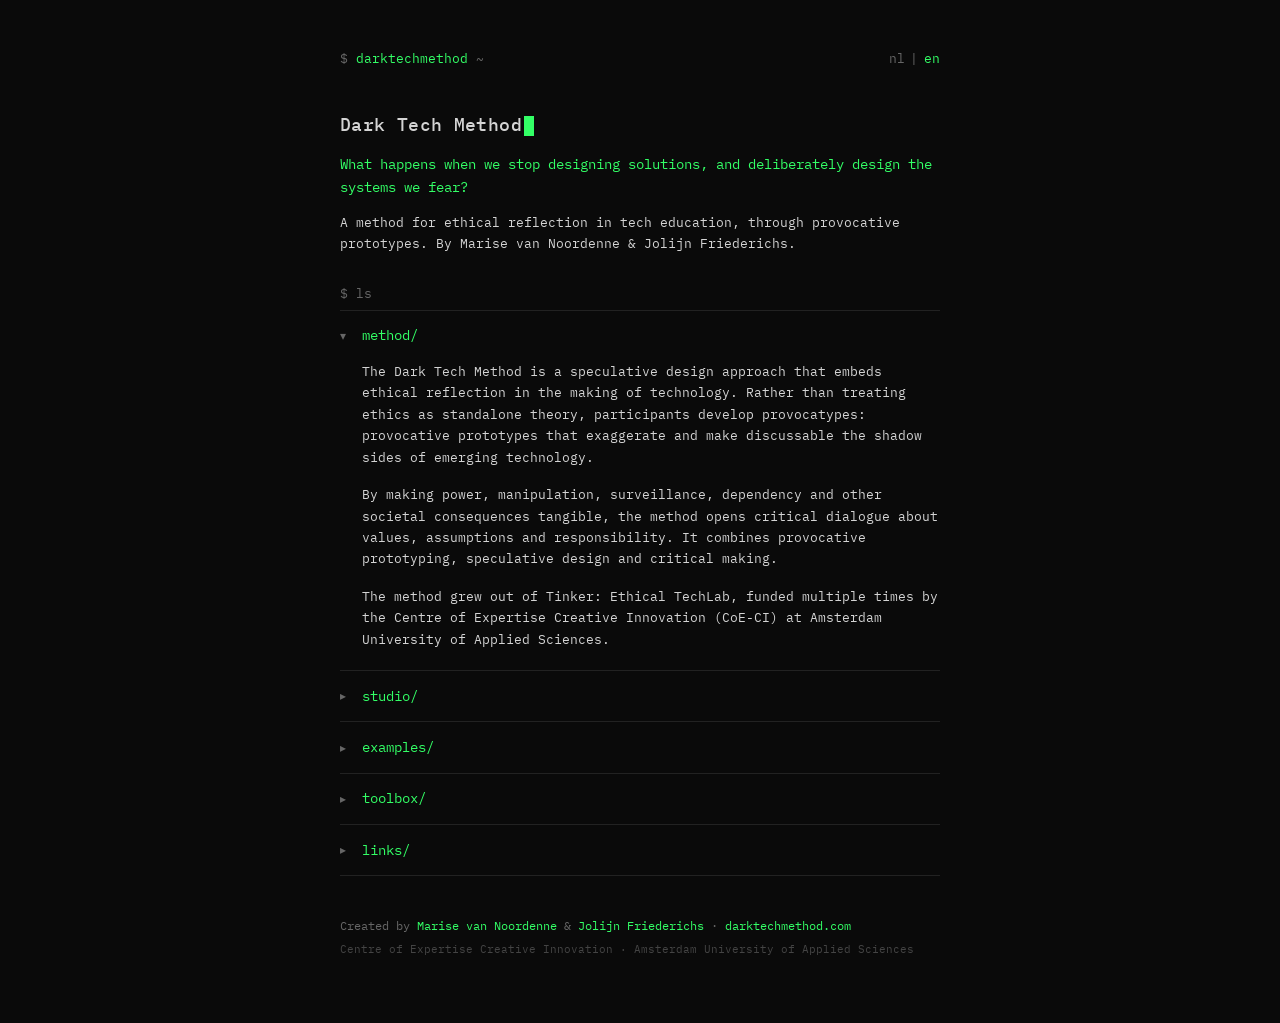
<file: index.html>
<!DOCTYPE html>
<html lang="nl">
<head>
  <meta charset="UTF-8" />
  <meta name="viewport" content="width=device-width, initial-scale=1.0" />
  <title>Dark Tech Methode</title>
  <meta name="description" content="Een overdraagbare methode voor ethische en kritische reflectie op technologie in het ICT-onderwijs, ontwikkeld aan de Hogeschool van Amsterdam." />
  <meta property="og:title" content="Dark Tech Methode" />
  <meta property="og:description" content="Wat gebeurt er als we stoppen met oplossingen ontwerpen, en juist de systemen maken die we vrezen?" />
  <meta property="og:type" content="website" />
  <meta property="og:url" content="https://darktechmethod.com/" />
  <meta property="og:image" content="https://darktechmethod.com/images/hero.jpg" />
  <meta name="twitter:card" content="summary_large_image" />
  <link rel="stylesheet" href="style.css" />
  <link rel="preconnect" href="https://fonts.googleapis.com" />
  <link rel="preconnect" href="https://fonts.gstatic.com" crossorigin />
  <link href="https://fonts.googleapis.com/css2?family=IBM+Plex+Mono:wght@400;500&display=swap" rel="stylesheet" />
  <link rel="icon" type="image/svg+xml" href="data:image/svg+xml,<svg xmlns='http://www.w3.org/2000/svg' viewBox='0 0 32 32'><rect width='32' height='32' fill='%230a0a0a'/><text x='6' y='22' font-family='monospace' font-size='16' fill='%2333ff66'>$</text></svg>" />
</head>
<body>

  <main class="page">

    <div class="top">
      <p class="prompt">
        <span data-i18n="pathRoot">darktechmethode</span><span class="path-tilde"> ~</span>
      </p>
      <div class="lang-switch" role="group" aria-label="Taal / Language">
        <button type="button" class="lang-btn active" data-lang="nl">nl</button>
        <span class="lang-sep">|</span>
        <button type="button" class="lang-btn" data-lang="en">en</button>
      </div>
    </div>

    <h1><span data-i18n="title">Dark Tech Methode</span><span class="cursor" aria-hidden="true"></span></h1>
    <p class="lede" data-i18n="lede">Wat gebeurt er als we stoppen met oplossingen ontwerpen, en juist de systemen maken die we vrezen?</p>
    <p class="intro" data-i18n="intro">Een methode voor ethische reflectie in tech-onderwijs, via provocatieve prototypes. Door Marise van Noordenne &amp; Jolijn Friederichs.</p>

    <p class="index-label" data-i18n="indexLabel">$ ls</p>
    <div class="term-stack">

      <details class="term-block" open>
        <summary><span class="term-name" data-i18n="methodLabel">methode/</span></summary>
        <div class="term-body text">
          <p data-i18n="method1">De Dark Tech Methode is een speculative design-aanpak die ethische reflectie inbedt in het maken van technologie. In plaats van ethiek als aparte theorie te behandelen, ontwikkelen deelnemers provocatypes: provocatieve prototypes die de schaduwkant van opkomende technologie uitvergroten en bespreekbaar maken.</p>
          <p data-i18n="method2">Door macht, manipulatie, surveillance, afhankelijkheid en andere maatschappelijke gevolgen tastbaar te maken, ontstaat kritische dialoog over waarden, aannames en verantwoordelijkheid. De methode combineert provocative prototyping, speculative design en critical making.</p>
          <p data-i18n="method3">De methode kwam voort uit Tinker: Ethical TechLab, meermalen gefinancierd door het Centre of Expertise Creative Innovation (CoE-CI) aan de Hogeschool van Amsterdam.</p>
        </div>
      </details>

      <details class="term-block">
        <summary><span class="term-name" data-i18n="studioLabel">studio/</span></summary>
        <div class="term-body text">
          <p data-i18n="studio1">De Dark Tech Studio is de eerste concrete toepassing van de methode: een fulltime semester van 30 ECTS binnen HBO-ICT aan de Hogeschool van Amsterdam. Creative technologists, AI-engineers en embedded engineers werken interdisciplinair aan projecten die verborgen aannames, waarden en machtsstructuren in technologie zichtbaar maken.</p>
          <p data-i18n="studio2">Het programma startte in september 2025 met 64 studenten, gevolgd door 55 in het tweede semester. De derde editie loopt nu met 96 studenten. Studenten bouwen geen ‘handige’ apps, maar systemen die laten zien wat er mis kan gaan. Zo leren ze beter herkennen hoe technologie gedrag en samenleving stuurt.</p>
          <figure class="media">
            <img src="images/hero.jpg" alt="" width="1024" height="683" loading="lazy" />
            <figcaption data-i18n="photoCredit">Foto: Dark Tech Studio, Hogeschool van Amsterdam</figcaption>
          </figure>
        </div>
      </details>

      <details class="term-block">
        <summary><span class="term-name" data-i18n="examplesLabel">voorbeelden/</span></summary>
        <div class="term-body">
          <p class="section-intro" data-i18n="examplesIntro">Uit de Dark Tech Studio: provocatypes die ethische spanningen uitvergroten.</p>
          <ul class="example-list">
            <li>
              <p class="example-title" data-i18n="ex1Title">AI-fotohokje</p>
              <p class="example-text" data-i18n="ex1Text">Op basis van je foto schat AI hoe oud je bent, wat je verdient en hoe groot het risico is dat je een dief bent. Oordeel als speelervaring.</p>
            </li>
            <li>
              <p class="example-title" data-i18n="ex2Title">The Punishing Home</p>
              <p class="example-text" data-i18n="ex2Text">Een huiskamer waarin smart devices je gedrag ‘verbeteren’: ventilatie, licht en systemen die bepalen wat goed voor jou is.</p>
            </li>
            <li>
              <p class="example-title" data-i18n="ex3Title">Verslavende wearable</p>
              <p class="example-text" data-i18n="ex3Text">Een 3D-geprinte wearable die online gokken koppelt aan blijven lopen: gamification van gezondheid, één stap verder.</p>
            </li>
          </ul>
          <figure class="media">
            <img src="images/gallery-01.jpg" alt="" width="1024" height="683" loading="lazy" />
            <figcaption data-i18n="boothCredit">Studentwerk: gambling prototype</figcaption>
          </figure>
          <p class="cmd-line compact">
            <span class="cmd-prefix">$</span>
            <a class="cmd-link" href="https://coeci.nl/dark-tech-studio-ict-studenten-verkennen-de-donkere-kant-van-technologie/" rel="noopener">open coeci.nl/dark-tech-studio</a>
          </p>
        </div>
      </details>

      <details class="term-block">
        <summary><span class="term-name" data-i18n="toolkitLabel">toolbox/</span></summary>
        <div class="term-body text">
          <p data-i18n="toolkit1">Alle bevindingen, formats, lesvormen en materialen worden gebundeld in een overdraagbare Dark Tech Toolbox, zodat ook andere onderwijsinstellingen, organisaties en makers met de methode aan de slag kunnen.</p>
          <p data-i18n="toolkit2">De fysieke Dark Tech Toolbox verschijnt begin 2027. The Speculation Game is digitaal beschikbaar en als fysieke set te bestellen.</p>
          <p class="cmd-line compact">
            <span class="cmd-prefix">$</span>
            <a class="cmd-link" href="/deck/">./deck</a>
            <span class="cmd-hint" data-i18n="deckHint">-- fysiek bestellen €29,95</span>
          </p>
          <p class="cmd-line compact">
            <span class="cmd-prefix">$</span>
            <a class="cmd-link" href="/speculation-game/">./speculation-game</a>
            <span class="cmd-hint" data-i18n="gameHint">-- digitaal spelen</span>
          </p>
          <p class="cmd-line compact">
            <span class="cmd-prefix">$</span>
            <a class="cmd-link" href="mailto:hello@or-bit.xyz">mail hello@or-bit.xyz</a>
            <span class="cmd-hint" data-i18n="contactHint">-- interesse in toolbox of workshop</span>
          </p>
        </div>
      </details>

      <details class="term-block">
        <summary><span class="term-name" data-i18n="linksLabel">links/</span></summary>
        <div class="term-body">
          <ul class="path-list">
            <li>
              <a href="https://coeci.nl/projecten/tinker-ethical-techlab-de-dark-tech-methode/" rel="noopener"><span data-i18n="tinkerLink">tinker-ethical-techlab</span></a>
              <span class="path-note" data-i18n="tinkerNote">onderzoek CoE-CI</span>
            </li>
            <li>
              <a href="https://marisevannoordenne.nl/assets/publications/Developing-the-Dark-Tech-Method-2025.pdf" rel="noopener"><span data-i18n="paperLink">lice-2025.pdf</span></a>
              <span class="path-note" data-i18n="paperNote">publicatie</span>
            </li>
            <li>
              <a href="https://www.or-bit.xyz/" rel="noopener"><span data-i18n="orbitLink">or-bit.xyz</span></a>
              <span class="path-note" data-i18n="orbitNote">workshops &amp; research</span>
            </li>
          </ul>
        </div>
      </details>

    </div>

    <div class="footer">
      <p>
        <span data-i18n="footerBy">Gemaakt door</span>
        <a href="https://marisevannoordenne.nl/" rel="noopener">Marise van Noordenne</a>
        <span aria-hidden="true"> &amp; </span>
        <a href="https://www.jolijnfriederichs.com/" rel="noopener">Jolijn Friederichs</a>
        <span aria-hidden="true"> · </span>
        <a href="/">darktechmethod.com</a>
      </p>
      <p class="footer-copy" data-i18n="footerCopy">Centre of Expertise Creative Innovation · Hogeschool van Amsterdam</p>
    </div>

  </main>

  <script src="script.js"></script>
</body>
</html>
</file>
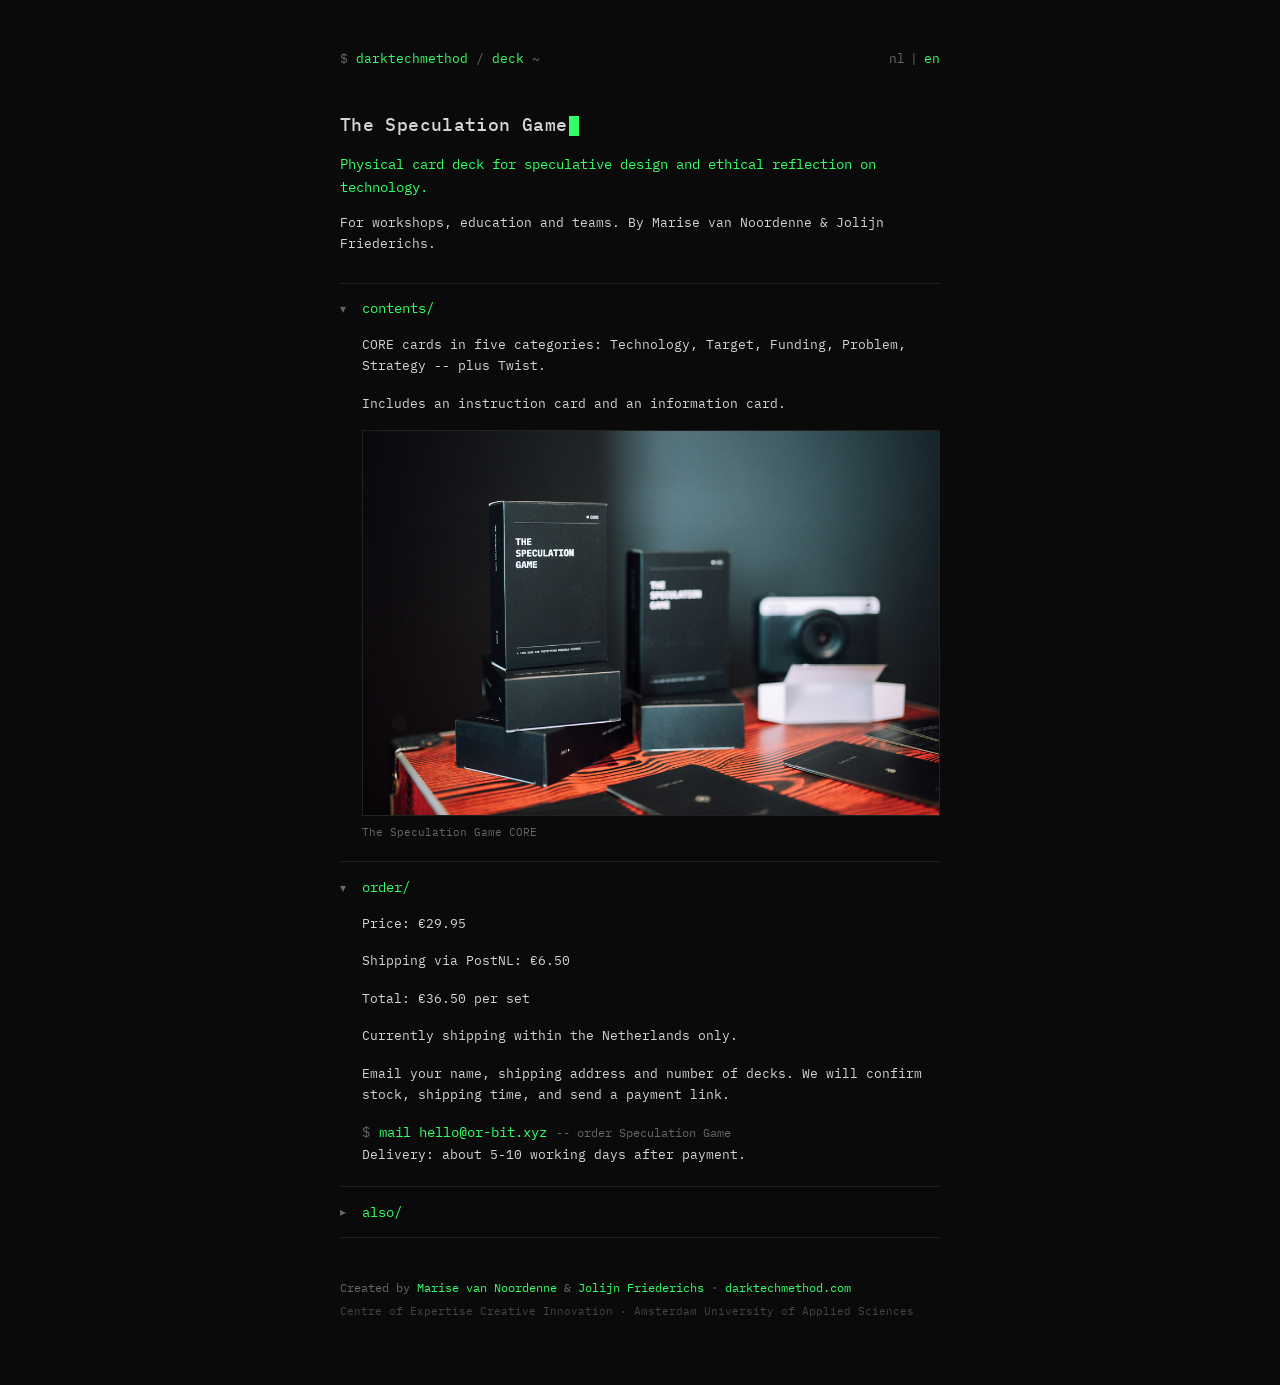
<file: deck/index.html>
<!DOCTYPE html>
<html lang="nl">
<head>
  <meta charset="UTF-8" />
  <meta name="viewport" content="width=device-width, initial-scale=1.0" />
  <title>The Speculation Game -- fysiek</title>
  <meta name="description" content="Bestel The Speculation Game: fysieke kaartenset voor speculative design en ethische reflectie op technologie." />
  <meta property="og:title" content="The Speculation Game -- fysiek" />
  <meta property="og:description" content="Fysieke kaartenset voor workshops, onderwijs en teams. €29,95 + verzending NL." />
  <meta property="og:type" content="website" />
  <meta property="og:url" content="https://darktechmethod.com/deck/" />
  <meta property="og:image" content="https://darktechmethod.com/images/deck-box.jpg" />
  <link rel="stylesheet" href="../style.css" />
  <link rel="preconnect" href="https://fonts.googleapis.com" />
  <link rel="preconnect" href="https://fonts.gstatic.com" crossorigin />
  <link href="https://fonts.googleapis.com/css2?family=IBM+Plex+Mono:wght@400;500&display=swap" rel="stylesheet" />
  <link rel="icon" type="image/svg+xml" href="data:image/svg+xml,<svg xmlns='http://www.w3.org/2000/svg' viewBox='0 0 32 32'><rect width='32' height='32' fill='%230a0a0a'/><text x='6' y='22' font-family='monospace' font-size='16' fill='%2333ff66'>$</text></svg>" />
</head>
<body>

  <main class="page">

    <div class="top">
      <p class="prompt">
        <a class="path-link" href="/" data-i18n="pathRoot">darktechmethode</a>
        <span class="path-sep"> / </span>
        <span class="path-here">deck</span>
        <span class="path-tilde"> ~</span>
      </p>
      <div class="lang-switch" role="group" aria-label="Taal / Language">
        <button type="button" class="lang-btn active" data-lang="nl">nl</button>
        <span class="lang-sep">|</span>
        <button type="button" class="lang-btn" data-lang="en">en</button>
      </div>
    </div>

    <h1><span data-i18n="title">The Speculation Game</span><span class="cursor" aria-hidden="true"></span></h1>
    <p class="lede" data-i18n="lede">Fysieke kaartenset voor speculative design en ethische reflectie op technologie.</p>
    <p class="intro" data-i18n="intro">Voor workshops, onderwijs en teams. Door Marise van Noordenne &amp; Jolijn Friederichs.</p>

    <div class="term-stack">

      <details class="term-block" open>
        <summary><span class="term-name" data-i18n="contentsLabel">inhoud/</span></summary>
        <div class="term-body text">
          <p data-i18n="contents1">CORE-kaarten in vijf categorieën: Technology, Target, Funding, Problem, Strategy -- plus Twist.</p>
          <p data-i18n="contents2">Er zit een uitlegkaart en een informatiekaart bij.</p>
          <figure class="media">
            <img src="../images/deck-box.jpg" alt="" width="1024" height="683" loading="lazy" />
            <figcaption data-i18n="boxCredit">The Speculation Game CORE</figcaption>
          </figure>
        </div>
      </details>

      <details class="term-block" open>
        <summary><span class="term-name" data-i18n="orderLabel">bestellen/</span></summary>
        <div class="term-body text">
          <p data-i18n="priceLine">Prijs: €29,95</p>
          <p data-i18n="shipLine">Verzending via PostNL: €6,50</p>
          <p data-i18n="totalLine">Totaal: €36,50 per set</p>
          <p data-i18n="shipOnly">Op dit moment alleen verzending binnen Nederland.</p>
          <p data-i18n="orderHow">Mail je naam, bezorgadres en aantal decks. Wij laten weten of er voorraad is, wat de levertijd is, en sturen een betaallink.</p>
          <p class="cmd-line compact">
            <span class="cmd-prefix">$</span>
            <a class="cmd-link" id="order-mail" href="mailto:hello@or-bit.xyz?subject=Bestelling%20Speculation%20Game&body=Naam%3A%0AAdres%3A%0APostcode%20%2B%20plaats%3A%0AAantal%20decks%3A%201%0A">mail hello@or-bit.xyz</a>
            <span class="cmd-hint" data-i18n="orderHint">-- bestelling Speculation Game</span>
          </p>
          <p data-i18n="delivery">Levering: ongeveer 5-10 werkdagen na betaling.</p>
        </div>
      </details>

      <details class="term-block">
        <summary><span class="term-name" data-i18n="alsoLabel">ook/</span></summary>
        <div class="term-body">
          <p class="cmd-line compact">
            <span class="cmd-prefix">$</span>
            <a class="cmd-link" href="/speculation-game/">./speculation-game</a>
            <span class="cmd-hint" data-i18n="digitalHint">-- digitaal gratis spelen</span>
          </p>
          <p class="cmd-line compact">
            <span class="cmd-prefix">$</span>
            <a class="cmd-link" href="/">cd ..</a>
            <span class="cmd-hint" data-i18n="homeHint">-- darktechmethod.com</span>
          </p>
        </div>
      </details>

    </div>

    <div class="footer">
      <p>
        <span data-i18n="footerBy">Gemaakt door</span>
        <a href="https://marisevannoordenne.nl/" rel="noopener">Marise van Noordenne</a>
        <span aria-hidden="true"> &amp; </span>
        <a href="https://www.jolijnfriederichs.com/" rel="noopener">Jolijn Friederichs</a>
        <span aria-hidden="true"> · </span>
        <a href="/">darktechmethod.com</a>
      </p>
      <p class="footer-copy" data-i18n="footerCopy">Centre of Expertise Creative Innovation · Hogeschool van Amsterdam</p>
    </div>

  </main>

  <script src="script.js"></script>
</body>
</html>
</file>
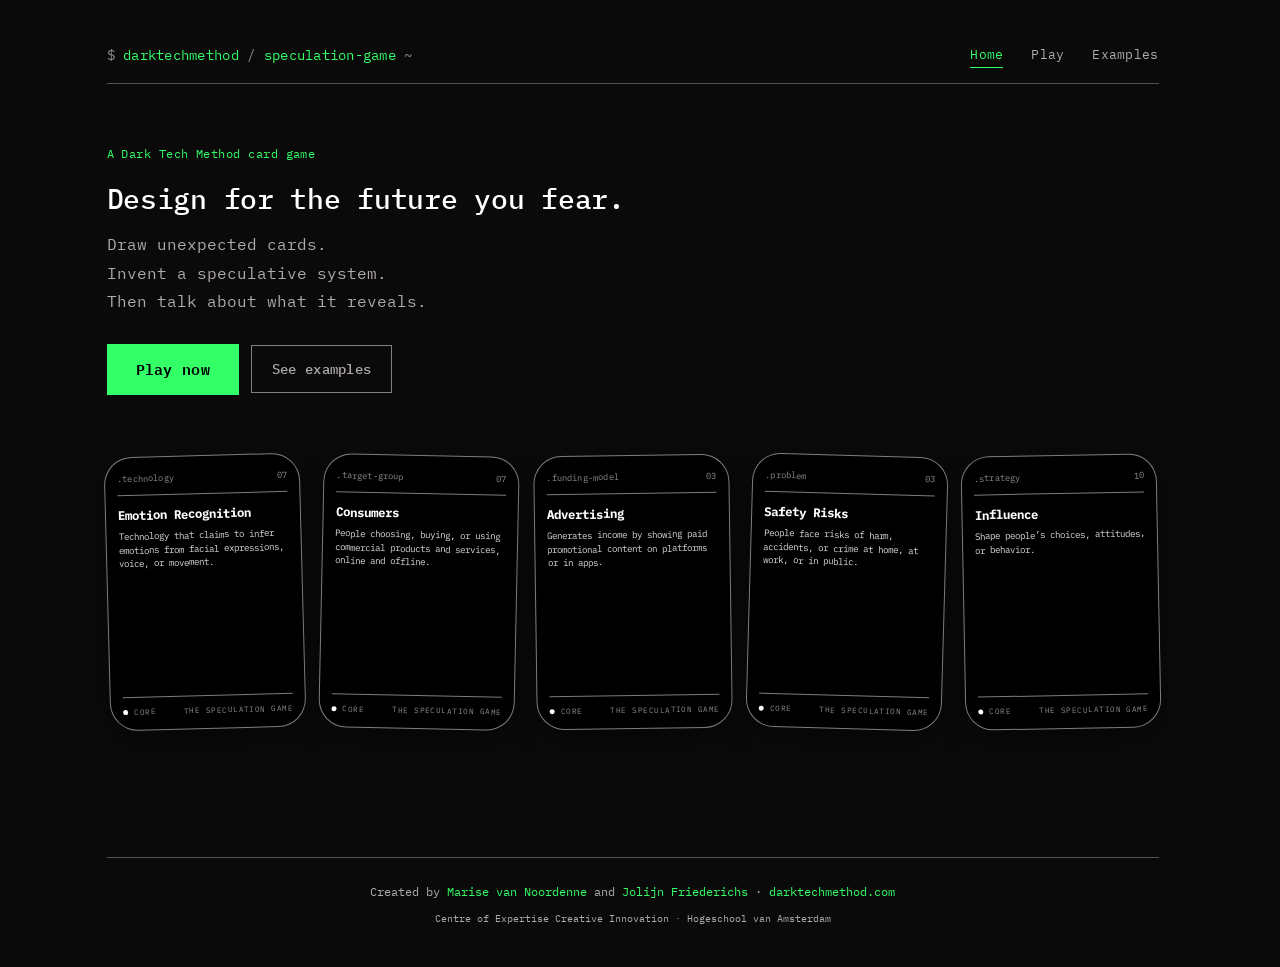
<file: speculation-game/index.html>
<!DOCTYPE html>
<html lang="en">
<head>
    <meta charset="UTF-8">
    <meta name="viewport" content="width=device-width, initial-scale=1.0">
    <title>The Speculation Game</title>
    <link rel="stylesheet" href="styles.css">
    <link rel="icon" href="favicon.svg" type="image/svg+xml">
    <link rel="alternate icon" href="favicon.png" type="image/png">
    <link href="https://fonts.googleapis.com/css2?family=IBM+Plex+Mono:ital,wght@0,400;0,500;0,600;0,700;1,400&display=swap" rel="stylesheet">
</head>
<body>
    <div class="container">
        <header class="site-bar">
            <p class="brand-prompt">
                <a href="../" class="path-link">darktechmethod</a><span class="path-sep"> / </span><a href="index.html" class="path-here">speculation-game</a><span class="path-tilde"> ~</span>
            </p>
            <nav class="top-nav">
                <a href="index.html" class="nav-item active">Home</a>
                <a href="game.html" class="nav-item">Play</a>
                <a href="examples.html" class="nav-item">Examples</a>
            </nav>
        </header>

        <main class="home-hero">
            <p class="eyebrow">A Dark Tech Method card game</p>
            <h1 class="home-title">Design for the future you fear.</h1>
            <p class="home-lead">
                Draw unexpected cards.<br>
                Invent a speculative system.<br>
                Then talk about what it reveals.
            </p>
            <div class="home-cta-row">
                <a href="game.html" class="btn-primary">Play now</a>
                <a href="examples.html" class="btn-ghost">See examples</a>
            </div>

            <div class="home-preview" aria-hidden="true">
                <article class="preview-slot">
                    <div class="card-face preview-face">
                        <div class="card-topline">
                            <span class="card-category">.technology</span>
                            <span class="card-index">07</span>
                        </div>
                        <div class="card-body">
                            <div class="card-title">Emotion Recognition</div>
                            <div class="card-description">Technology that claims to infer emotions from facial expressions, voice, or movement.</div>
                        </div>
                        <div class="card-bottomline">
                            <span class="card-edition"><span class="card-dot"></span>CORE</span>
                            <span class="card-brand">THE SPECULATION GAME</span>
                        </div>
                    </div>
                </article>

                <article class="preview-slot">
                    <div class="card-face preview-face">
                        <div class="card-topline">
                            <span class="card-category">.target-group</span>
                            <span class="card-index">07</span>
                        </div>
                        <div class="card-body">
                            <div class="card-title">Consumers</div>
                            <div class="card-description">People choosing, buying, or using commercial products and services, online and offline.</div>
                        </div>
                        <div class="card-bottomline">
                            <span class="card-edition"><span class="card-dot"></span>CORE</span>
                            <span class="card-brand">THE SPECULATION GAME</span>
                        </div>
                    </div>
                </article>

                <article class="preview-slot">
                    <div class="card-face preview-face">
                        <div class="card-topline">
                            <span class="card-category">.funding-model</span>
                            <span class="card-index">03</span>
                        </div>
                        <div class="card-body">
                            <div class="card-title">Advertising</div>
                            <div class="card-description">Generates income by showing paid promotional content on platforms or in apps.</div>
                        </div>
                        <div class="card-bottomline">
                            <span class="card-edition"><span class="card-dot"></span>CORE</span>
                            <span class="card-brand">THE SPECULATION GAME</span>
                        </div>
                    </div>
                </article>

                <article class="preview-slot">
                    <div class="card-face preview-face">
                        <div class="card-topline">
                            <span class="card-category">.problem</span>
                            <span class="card-index">03</span>
                        </div>
                        <div class="card-body">
                            <div class="card-title">Safety Risks</div>
                            <div class="card-description">People face risks of harm, accidents, or crime at home, at work, or in public.</div>
                        </div>
                        <div class="card-bottomline">
                            <span class="card-edition"><span class="card-dot"></span>CORE</span>
                            <span class="card-brand">THE SPECULATION GAME</span>
                        </div>
                    </div>
                </article>

                <article class="preview-slot">
                    <div class="card-face preview-face">
                        <div class="card-topline">
                            <span class="card-category">.strategy</span>
                            <span class="card-index">10</span>
                        </div>
                        <div class="card-body">
                            <div class="card-title">Influence</div>
                            <div class="card-description">Shape people’s choices, attitudes, or behavior.</div>
                        </div>
                        <div class="card-bottomline">
                            <span class="card-edition"><span class="card-dot"></span>CORE</span>
                            <span class="card-brand">THE SPECULATION GAME</span>
                        </div>
                    </div>
                </article>
            </div>
        </main>

        <footer class="footer">
            <p>Created by <a href="https://marisevannoordenne.nl/" class="footer-link" rel="noopener">Marise van Noordenne</a> and <a href="https://www.jolijnfriederichs.com/" class="footer-link" rel="noopener">Jolijn Friederichs</a> · <a href="../" class="footer-link">darktechmethod.com</a></p>
            <p class="copyright">Centre of Expertise Creative Innovation · Hogeschool van Amsterdam</p>
        </footer>
    </div>
</body>
</html>
</file>
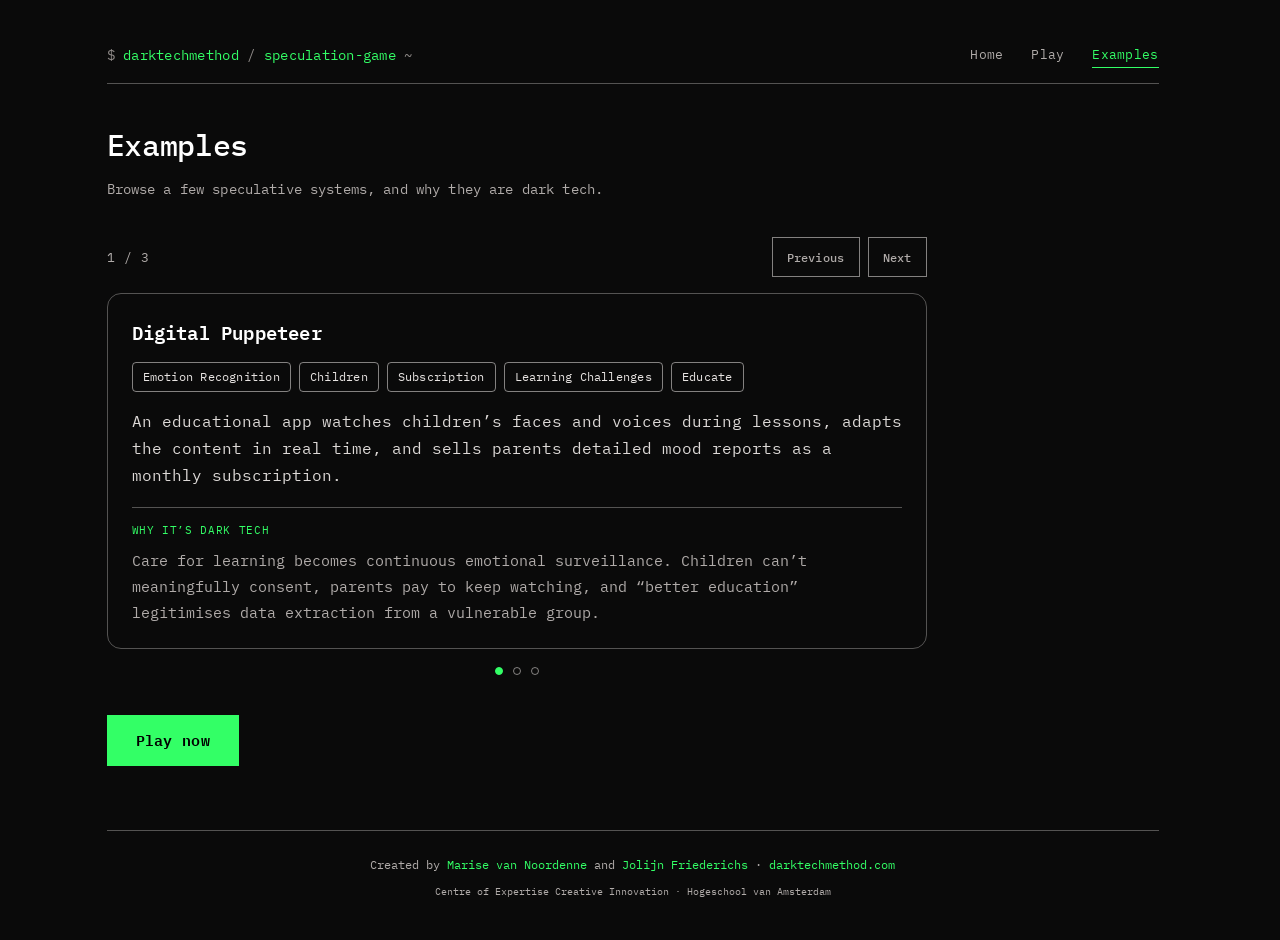
<file: speculation-game/examples.html>
<!DOCTYPE html>
<html lang="en">
<head>
    <meta charset="UTF-8">
    <meta name="viewport" content="width=device-width, initial-scale=1.0">
    <title>The Speculation Game</title>
    <link rel="stylesheet" href="styles.css">
    <link rel="icon" href="favicon.svg" type="image/svg+xml">
    <link rel="alternate icon" href="favicon.png" type="image/png">
    <link href="https://fonts.googleapis.com/css2?family=IBM+Plex+Mono:ital,wght@0,400;0,500;0,600;0,700;1,400&display=swap" rel="stylesheet">
</head>
<body>
    <div class="container">
        <header class="site-bar">
            <p class="brand-prompt">
                <a href="../" class="path-link">darktechmethod</a><span class="path-sep"> / </span><a href="index.html" class="path-here">speculation-game</a><span class="path-tilde"> ~</span>
            </p>
            <nav class="top-nav">
                <a href="index.html" class="nav-item">Home</a>
                <a href="game.html" class="nav-item">Play</a>
                <a href="examples.html" class="nav-item active">Examples</a>
            </nav>
        </header>

        <div class="page-header page-header-left">
            <h1 class="page-title">Examples</h1>
            <p class="page-subtitle">Browse a few speculative systems, and why they are dark tech.</p>
        </div>

        <main class="main">
            <section class="examples-browser" aria-roledescription="carousel" aria-label="Example systems">
                <div class="examples-browser-toolbar">
                    <p class="examples-counter" id="examplesCounter" aria-live="polite">1 / 3</p>
                    <div class="examples-nav">
                        <button type="button" class="btn-ghost examples-nav-btn" id="examplesPrev" aria-label="Previous example">Previous</button>
                        <button type="button" class="btn-ghost examples-nav-btn" id="examplesNext" aria-label="Next example">Next</button>
                    </div>
                </div>

                <div class="examples-track" id="examplesTrack">
                    <article class="example-rich example-slide is-active" data-index="0">
                        <h3>Digital Puppeteer</h3>
                        <div class="example-cards-tags">
                            <span class="tag">Emotion Recognition</span>
                            <span class="tag">Children</span>
                            <span class="tag">Subscription</span>
                            <span class="tag">Learning Challenges</span>
                            <span class="tag">Educate</span>
                        </div>
                        <p class="example-description">
                            An educational app watches children’s faces and voices during lessons,
                            adapts the content in real time, and sells parents detailed mood reports
                            as a monthly subscription.
                        </p>
                        <div class="example-dark">
                            <p class="example-dark-label">Why it’s dark tech</p>
                            <p>
                                Care for learning becomes continuous emotional surveillance.
                                Children can’t meaningfully consent, parents pay to keep watching,
                                and “better education” legitimises data extraction from a vulnerable group.
                            </p>
                        </div>
                    </article>

                    <article class="example-rich example-slide" data-index="1" hidden>
                        <h3>Silent Streets</h3>
                        <div class="example-cards-tags">
                            <span class="tag">Ambient Surveillance</span>
                            <span class="tag">Citizens</span>
                            <span class="tag">Government Funding</span>
                            <span class="tag">Safety Risks</span>
                            <span class="tag">Monitor</span>
                        </div>
                        <p class="example-description">
                            A city-wide sensor network builds behaviour profiles of every citizen
                            and sends predictive alerts to authorities whenever someone looks
                            “suspicious” according to the model.
                        </p>
                        <div class="example-dark">
                            <p class="example-dark-label">Why it’s dark tech</p>
                            <p>
                                Public safety funds a system that treats everyone as a risk score.
                                Bias in the model becomes police action, opting out is impossible,
                                and civic space turns into a soft form of social control.
                            </p>
                        </div>
                    </article>

                    <article class="example-rich example-slide" data-index="2" hidden>
                        <h3>MemoryMarket</h3>
                        <div class="example-cards-tags">
                            <span class="tag">Brain-Computer Interfaces</span>
                            <span class="tag">Older Adults</span>
                            <span class="tag">Pay-Per-Use</span>
                            <span class="tag">Health Challenges</span>
                            <span class="tag">Support</span>
                        </div>
                        <p class="example-description">
                            A service extracts and stores older adults’ memories “for care,”
                            then sells family members pay-per-use access, including AI recreations
                            of relatives after they die.
                        </p>
                        <div class="example-dark">
                            <p class="example-dark-label">Why it’s dark tech</p>
                            <p>
                                Support for cognitive decline becomes a market in grief and identity.
                                Consent is blurry when people are vulnerable, ownership of a life’s
                                memories sits with a platform, and mourning is productised.
                            </p>
                        </div>
                    </article>
                </div>

                <div class="examples-dots" id="examplesDots" role="tablist" aria-label="Choose example">
                    <button type="button" class="examples-dot is-active" role="tab" aria-selected="true" aria-label="Example 1" data-index="0"></button>
                    <button type="button" class="examples-dot" role="tab" aria-selected="false" aria-label="Example 2" data-index="1"></button>
                    <button type="button" class="examples-dot" role="tab" aria-selected="false" aria-label="Example 3" data-index="2"></button>
                </div>

                <div class="examples-cta">
                    <a href="game.html" class="btn-primary">Play now</a>
                </div>
            </section>
        </main>

        <footer class="footer">
            <p>Created by <a href="https://marisevannoordenne.nl/" class="footer-link" rel="noopener">Marise van Noordenne</a> and <a href="https://www.jolijnfriederichs.com/" class="footer-link" rel="noopener">Jolijn Friederichs</a> · <a href="../" class="footer-link">darktechmethod.com</a></p>
            <p class="copyright">Centre of Expertise Creative Innovation · Hogeschool van Amsterdam</p>
        </footer>
    </div>
    <script>
        (function () {
            const slides = Array.from(document.querySelectorAll('.example-slide'));
            const dots = Array.from(document.querySelectorAll('.examples-dot'));
            const counter = document.getElementById('examplesCounter');
            const prevBtn = document.getElementById('examplesPrev');
            const nextBtn = document.getElementById('examplesNext');
            let index = 0;

            function show(i) {
                index = (i + slides.length) % slides.length;
                slides.forEach((slide, n) => {
                    const active = n === index;
                    slide.classList.toggle('is-active', active);
                    slide.hidden = !active;
                });
                dots.forEach((dot, n) => {
                    const active = n === index;
                    dot.classList.toggle('is-active', active);
                    dot.setAttribute('aria-selected', active ? 'true' : 'false');
                });
                if (counter) counter.textContent = `${index + 1} / ${slides.length}`;
            }

            prevBtn.addEventListener('click', () => show(index - 1));
            nextBtn.addEventListener('click', () => show(index + 1));
            dots.forEach((dot) => {
                dot.addEventListener('click', () => show(Number(dot.dataset.index)));
            });

            document.addEventListener('keydown', (e) => {
                if (e.key === 'ArrowLeft') show(index - 1);
                if (e.key === 'ArrowRight') show(index + 1);
            });

            let touchStartX = null;
            const track = document.getElementById('examplesTrack');
            track.addEventListener('touchstart', (e) => {
                touchStartX = e.changedTouches[0].screenX;
            }, { passive: true });
            track.addEventListener('touchend', (e) => {
                if (touchStartX == null) return;
                const dx = e.changedTouches[0].screenX - touchStartX;
                if (Math.abs(dx) > 40) show(index + (dx < 0 ? 1 : -1));
                touchStartX = null;
            }, { passive: true });

            show(0);
        })();
    </script>
</body>
</html>
</file>
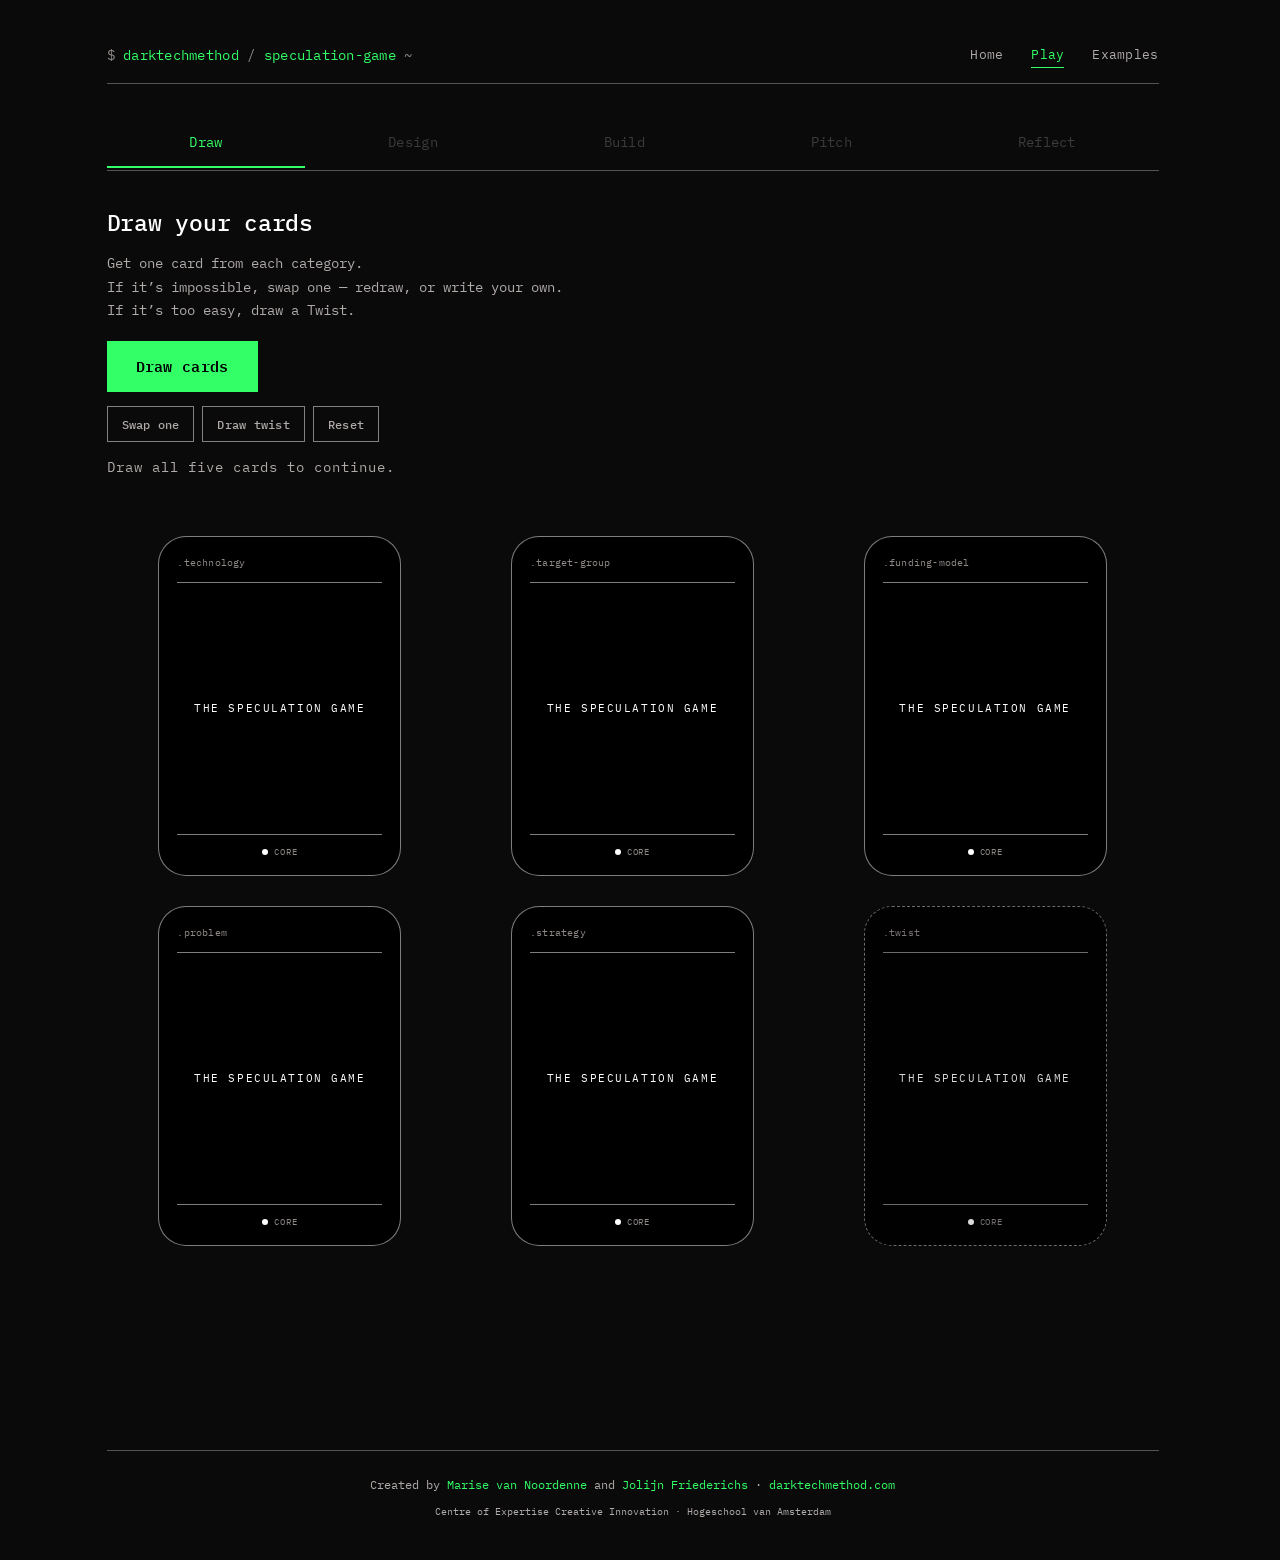
<file: speculation-game/game.html>
<!DOCTYPE html>
<html lang="en">
<head>
    <meta charset="UTF-8">
    <meta name="viewport" content="width=device-width, initial-scale=1.0">
    <title>The Speculation Game</title>
    <link rel="stylesheet" href="styles.css">
    <link rel="icon" href="favicon.svg" type="image/svg+xml">
    <link rel="alternate icon" href="favicon.png" type="image/png">
    <link href="https://fonts.googleapis.com/css2?family=IBM+Plex+Mono:ital,wght@0,400;0,500;0,600;0,700;1,400&display=swap" rel="stylesheet">
</head>
<body>
    <div class="container">
        <header class="site-bar">
            <p class="brand-prompt">
                <a href="../" class="path-link">darktechmethod</a><span class="path-sep"> / </span><a href="index.html" class="path-here">speculation-game</a><span class="path-tilde"> ~</span>
            </p>
            <nav class="top-nav">
                <a href="index.html" class="nav-item">Home</a>
                <a href="game.html" class="nav-item active">Play</a>
                <a href="examples.html" class="nav-item">Examples</a>
            </nav>
        </header>

        <main class="main game-main">
            <nav class="step-progress" aria-label="Game steps">
                <button type="button" class="step-indicator active" data-step="1"><span class="step-label">Draw</span></button>
                <button type="button" class="step-indicator" data-step="2" disabled><span class="step-label">Design</span></button>
                <button type="button" class="step-indicator" data-step="3" disabled><span class="step-label">Build</span></button>
                <button type="button" class="step-indicator" data-step="4" disabled><span class="step-label">Pitch</span></button>
                <button type="button" class="step-indicator" data-step="5" disabled><span class="step-label">Reflect</span></button>
            </nav>

            <aside class="drawn-hand" id="drawnHand" hidden>
                <div class="drawn-hand-header">
                    <p class="hand-heading">Your cards</p>
                    <button type="button" class="text-link" id="editCardsBtn">Change cards</button>
                </div>
                <div class="drawn-hand-grid" id="drawnHandGrid"></div>
            </aside>

            <section class="game-flow">
                <div class="step-content active" id="step1">
                    <div class="step-hero">
                        <h1>Draw your cards</h1>
                        <p>
                            Get one card from each category.<br>
                            If it’s impossible, swap one — redraw, or write your own.<br>
                            If it’s too easy, draw a Twist.
                        </p>
                        <div class="step-controls wizard-controls">
                            <div class="primary-actions">
                                <button id="drawAllCards" class="btn-primary" type="button">Draw cards</button>
                                <button id="nextToStep2" class="btn-primary" type="button" disabled hidden title="Draw all five cards to continue">Continue</button>
                            </div>
                            <div class="secondary-actions">
                                <button id="drawIndividual" class="btn-ghost" type="button" title="Redraw a card or write your own">Swap one</button>
                                <button id="drawTwist" class="btn-ghost" type="button">Draw twist</button>
                                <button id="resetCards" class="btn-ghost" type="button">Reset</button>
                            </div>
                            <p class="controls-hint" id="controlsHint">Draw all five cards to continue.</p>
                        </div>
                    </div>

                    <div class="cards-container" id="cardsContainer">
                        <div class="card-slot" data-category="technology">
                            <div class="card-inner">
                                <div class="card-back">
                                    <div class="card-topline"><span class="card-category">.technology</span></div>
                                    <div class="card-back-center"><div class="card-back-title">THE SPECULATION GAME</div></div>
                                    <div class="card-bottomline"><span class="card-edition"><span class="card-dot"></span>CORE</span></div>
                                </div>
                                <div class="card-front">
                                    <div class="card-topline"><span class="card-category">.technology</span><span class="card-index"></span></div>
                                    <div class="card-body" id="technologyCard"><div class="draw-prompt">Waiting…</div></div>
                                    <div class="card-bottomline"><span class="card-edition"><span class="card-dot"></span>CORE</span><span class="card-brand">THE SPECULATION GAME</span></div>
                                </div>
                            </div>
                        </div>

                        <div class="card-slot" data-category="target">
                            <div class="card-inner">
                                <div class="card-back">
                                    <div class="card-topline"><span class="card-category">.target-group</span></div>
                                    <div class="card-back-center"><div class="card-back-title">THE SPECULATION GAME</div></div>
                                    <div class="card-bottomline"><span class="card-edition"><span class="card-dot"></span>CORE</span></div>
                                </div>
                                <div class="card-front">
                                    <div class="card-topline"><span class="card-category">.target-group</span><span class="card-index"></span></div>
                                    <div class="card-body" id="targetCard"><div class="draw-prompt">Waiting…</div></div>
                                    <div class="card-bottomline"><span class="card-edition"><span class="card-dot"></span>CORE</span><span class="card-brand">THE SPECULATION GAME</span></div>
                                </div>
                            </div>
                        </div>

                        <div class="card-slot" data-category="funding">
                            <div class="card-inner">
                                <div class="card-back">
                                    <div class="card-topline"><span class="card-category">.funding-model</span></div>
                                    <div class="card-back-center"><div class="card-back-title">THE SPECULATION GAME</div></div>
                                    <div class="card-bottomline"><span class="card-edition"><span class="card-dot"></span>CORE</span></div>
                                </div>
                                <div class="card-front">
                                    <div class="card-topline"><span class="card-category">.funding-model</span><span class="card-index"></span></div>
                                    <div class="card-body" id="fundingCard"><div class="draw-prompt">Waiting…</div></div>
                                    <div class="card-bottomline"><span class="card-edition"><span class="card-dot"></span>CORE</span><span class="card-brand">THE SPECULATION GAME</span></div>
                                </div>
                            </div>
                        </div>

                        <div class="card-slot" data-category="problem">
                            <div class="card-inner">
                                <div class="card-back">
                                    <div class="card-topline"><span class="card-category">.problem</span></div>
                                    <div class="card-back-center"><div class="card-back-title">THE SPECULATION GAME</div></div>
                                    <div class="card-bottomline"><span class="card-edition"><span class="card-dot"></span>CORE</span></div>
                                </div>
                                <div class="card-front">
                                    <div class="card-topline"><span class="card-category">.problem</span><span class="card-index"></span></div>
                                    <div class="card-body" id="problemCard"><div class="draw-prompt">Waiting…</div></div>
                                    <div class="card-bottomline"><span class="card-edition"><span class="card-dot"></span>CORE</span><span class="card-brand">THE SPECULATION GAME</span></div>
                                </div>
                            </div>
                        </div>

                        <div class="card-slot" data-category="strategy">
                            <div class="card-inner">
                                <div class="card-back">
                                    <div class="card-topline"><span class="card-category">.strategy</span></div>
                                    <div class="card-back-center"><div class="card-back-title">THE SPECULATION GAME</div></div>
                                    <div class="card-bottomline"><span class="card-edition"><span class="card-dot"></span>CORE</span></div>
                                </div>
                                <div class="card-front">
                                    <div class="card-topline"><span class="card-category">.strategy</span><span class="card-index"></span></div>
                                    <div class="card-body" id="strategyCard"><div class="draw-prompt">Waiting…</div></div>
                                    <div class="card-bottomline"><span class="card-edition"><span class="card-dot"></span>CORE</span><span class="card-brand">THE SPECULATION GAME</span></div>
                                </div>
                            </div>
                        </div>

                        <div class="card-slot card-slot-twist" data-category="twist">
                            <div class="card-inner">
                                <div class="card-back">
                                    <div class="card-topline"><span class="card-category">.twist</span></div>
                                    <div class="card-back-center"><div class="card-back-title">THE SPECULATION GAME</div></div>
                                    <div class="card-bottomline"><span class="card-edition"><span class="card-dot"></span>CORE</span></div>
                                </div>
                                <div class="card-front">
                                    <div class="card-topline"><span class="card-category">.twist</span><span class="card-index"></span></div>
                                    <div class="card-body" id="twistCard"><div class="draw-prompt">Optional</div></div>
                                    <div class="card-bottomline"><span class="card-edition"><span class="card-dot"></span>CORE</span><span class="card-brand">THE SPECULATION GAME</span></div>
                                </div>
                            </div>
                        </div>
                    </div>

                </div>

                <div class="step-content" id="step2">
                    <div class="step-hero">
                        <h1>Design your system</h1>
                        <p>
                            Combine the cards into one speculative idea.<br>
                            Weird is welcome.
                        </p>
                    </div>

                    <div class="concept-input-area">
                        <label class="field-label" for="conceptText">Describe your concept</label>
                        <textarea id="conceptText" placeholder="What is it? Who uses it? What could go wrong?"></textarea>
                    </div>

                    <div class="step-navigation">
                        <button id="backToStep1" class="btn-ghost" type="button">Back</button>
                        <button id="nextToStep3" class="btn-primary" type="button">Continue</button>
                    </div>
                </div>

                <div class="step-content" id="step3">
                    <div class="step-hero">
                        <h1>Build a quick prototype</h1>
                        <p>
                            Make something physical with materials at hand.<br>
                            Use paper, post-its, cardboard, markers, or whatever you have.<br>
                            Keep it rough, then come back to pitch.
                        </p>
                    </div>
                    <div class="workshop-panel">
                        <div class="concept-note" id="conceptNote3"></div>
                    </div>
                    <div class="step-navigation">
                        <button id="backToStep2" class="btn-ghost" type="button">Back</button>
                        <button id="nextToStep4" class="btn-primary" type="button">Continue</button>
                    </div>
                </div>

                <div class="step-content" id="step4">
                    <div class="step-hero">
                        <h1>Pitch it</h1>
                        <p>
                            Tell the group how it works.<br>
                            Who benefits, and who might be harmed?
                        </p>
                    </div>
                    <div class="workshop-panel">
                        <div class="concept-note" id="conceptNote4"></div>
                    </div>
                    <div class="step-navigation">
                        <button id="backToStep3" class="btn-ghost" type="button">Back</button>
                        <button id="nextToStep5" class="btn-primary" type="button">Continue</button>
                    </div>
                </div>

                <div class="step-content" id="step5">
                    <div class="step-hero">
                        <h1>Reflect together</h1>
                        <p>Use these prompts to dig into the consequences.</p>
                    </div>
                    <div class="workshop-panel">
                        <div class="concept-note" id="conceptNote5"></div>
                        <div class="question-card">
                            <ul>
                                <li>What is the hidden impact?</li>
                                <li>Can it be used for harm as well as good?</li>
                                <li>What if this became widely adopted?</li>
                                <li>Who benefits? Who is harmed?</li>
                                <li>What assumptions does this make about people?</li>
                            </ul>
                        </div>
                    </div>
                    <div class="step-navigation">
                        <button id="backToStep4" class="btn-ghost" type="button">Back</button>
                        <button id="startOver" class="btn-primary" type="button">Play again</button>
                    </div>
                </div>
            </section>
        </main>

        <footer class="footer">
            <p>Created by <a href="https://marisevannoordenne.nl/" class="footer-link" rel="noopener">Marise van Noordenne</a> and <a href="https://www.jolijnfriederichs.com/" class="footer-link" rel="noopener">Jolijn Friederichs</a> · <a href="../" class="footer-link">darktechmethod.com</a></p>
            <p class="copyright">Centre of Expertise Creative Innovation · Hogeschool van Amsterdam</p>
        </footer>
    </div>
    <script src="script.js"></script>
</body>
</html>
</file>
<file: style.css>
*, *::before, *::after {
  box-sizing: border-box;
  margin: 0;
  padding: 0;
}

:root {
  --bg: #0a0a0a;
  --fg: #d4d4d4;
  --dim: #666;
  --line: #222;
  --accent: #33ff66;
  --font: 'IBM Plex Mono', ui-monospace, monospace;
  --max: 40rem;
}

body {
  font-family: var(--font);
  font-size: 13px;
  line-height: 1.65;
  color: var(--fg);
  background: var(--bg);
  -webkit-font-smoothing: antialiased;
}

.page {
  max-width: var(--max);
  margin: 0 auto;
  padding: 3rem 1.25rem 4rem;
}

.top {
  display: flex;
  align-items: center;
  justify-content: space-between;
  gap: 1rem;
  margin-bottom: 2.5rem;
}

.prompt {
  color: var(--accent);
  font-size: 13px;
}

.prompt::before {
  content: '$ ';
  color: var(--dim);
}

.path-link {
  color: var(--accent);
  text-decoration: none;
}

.path-link:hover {
  text-decoration: underline;
  text-underline-offset: 3px;
}

.path-sep,
.path-tilde {
  color: var(--dim);
}

.path-here {
  color: var(--accent);
}

.lang-switch {
  display: flex;
  align-items: center;
  gap: 0.35rem;
  font-size: 13px;
}

.lang-btn {
  font: inherit;
  color: var(--dim);
  background: none;
  border: none;
  cursor: pointer;
  padding: 0;
}

.lang-btn:hover {
  color: var(--fg);
}

.lang-btn.active {
  color: var(--accent);
}

.lang-sep {
  color: var(--dim);
}

h1 {
  font-size: 1.15rem;
  font-weight: 500;
  letter-spacing: 0.02em;
  margin-bottom: 0.85rem;
}

.cursor {
  display: inline-block;
  width: 0.55em;
  height: 1.1em;
  margin-left: 2px;
  vertical-align: text-bottom;
  background: var(--accent);
  animation: blink 1.1s step-end infinite;
}

@keyframes blink {
  50% { opacity: 0; }
}

.lede {
  margin-bottom: 0.85rem;
  color: var(--accent);
  font-size: 14px;
  line-height: 1.6;
}

.intro {
  margin-bottom: 1.75rem;
  color: var(--fg);
  font-size: 13px;
  line-height: 1.65;
  max-width: 36rem;
}

.cmd-line {
  display: flex;
  flex-wrap: wrap;
  align-items: baseline;
  gap: 0.45rem 0.55rem;
  margin-bottom: 1.5rem;
  font-size: 14px;
}

.cmd-line.compact {
  margin: 1rem 0 0;
}

.cmd-prefix {
  color: var(--dim);
}

.cmd-link {
  color: var(--accent);
  text-decoration: none;
}

.cmd-link:hover {
  text-decoration: underline;
  text-underline-offset: 3px;
}

.cmd-hint {
  color: var(--dim);
  font-size: 12px;
}

.media {
  margin: 1rem 0 0;
}

.media img {
  display: block;
  width: 100%;
  height: auto;
  border: 1px solid var(--line);
}

.media figcaption,
.media-note {
  margin-top: 0.45rem;
  font-size: 11px;
  color: var(--dim);
}

.index-label {
  margin-bottom: 0.35rem;
  color: var(--dim);
  font-size: 13px;
}

.term-stack {
  display: flex;
  flex-direction: column;
}

.term-block {
  border-top: 1px solid var(--line);
}

.term-block:last-child {
  border-bottom: 1px solid var(--line);
}

.term-block summary {
  list-style: none;
  cursor: pointer;
  display: flex;
  align-items: center;
  gap: 0.55rem;
  padding: 0.85rem 0;
  color: var(--accent);
  user-select: none;
}

.term-block summary::-webkit-details-marker {
  display: none;
}

.term-block summary::before {
  content: '▸';
  color: var(--dim);
  font-size: 12px;
  width: 0.85rem;
}

.term-block[open] summary::before {
  content: '▾';
}

.term-block summary:hover .term-name {
  text-decoration: underline;
  text-underline-offset: 3px;
}

.term-name {
  font-size: 14px;
}

.term-body {
  padding: 0 0 1.25rem 1.4rem;
}

.text p {
  margin-bottom: 1rem;
}

.text p:last-child {
  margin-bottom: 0;
}

.section-intro {
  margin-bottom: 1rem;
}

.example-list {
  list-style: none;
  display: flex;
  flex-direction: column;
  gap: 0.95rem;
}

.example-title {
  color: var(--accent);
  font-size: 13px;
  margin-bottom: 0.2rem;
}

.example-text {
  font-size: 13px;
  color: var(--fg);
}

.path-list {
  list-style: none;
  display: flex;
  flex-direction: column;
  gap: 0.45rem;
}

.path-list li {
  display: flex;
  flex-wrap: wrap;
  align-items: baseline;
  gap: 0.45rem 0.85rem;
}

.path-list a {
  color: var(--accent);
  text-decoration: none;
}

.path-list a:hover {
  text-decoration: underline;
  text-underline-offset: 3px;
}

.path-note {
  color: var(--dim);
  font-size: 12px;
}

.footer {
  margin-top: 2.5rem;
  font-size: 12px;
  color: var(--dim);
  line-height: 1.6;
}

.footer a {
  color: var(--accent);
  text-decoration: none;
}

.footer a:hover {
  text-decoration: underline;
  text-underline-offset: 3px;
}

.footer-copy {
  margin-top: 0.35rem;
  font-size: 11px;
  color: #444;
}

@media (prefers-reduced-motion: reduce) {
  .cursor {
    animation: none;
    opacity: 0.6;
  }
}
</file>
<file: speculation-game/styles.css>
/* Speculation Game — visual language aligned with CORE v2.0 cards,
   darktechmethod.com (terminal green) and or-bit.xyz (IBM Plex Mono) */
:root {
    --bg: #0a0a0a;
    --bg-deep: #000000;
    --text: #cecac9;
    --text-strong: #ffffff;
    --text-muted: #8a8685;
    --text-dim: #5c5958;
    --line: rgba(206, 202, 201, 0.28);
    --line-strong: rgba(206, 202, 201, 0.55);
    --accent: #33ff66;
    --accent-dim: rgba(51, 255, 102, 0.15);
    --font-mono: "IBM Plex Mono", "Share Tech Mono", ui-monospace, monospace;
    --radius-card: 28px;
    --radius-ui: 0;
}

/* CSS Reset and Base Styles */
* {
    margin: 0;
    padding: 0;
    box-sizing: border-box;
}

body {
    font-family: var(--font-mono);
    font-size: 13px;
    line-height: 1.65;
    color: var(--text);
    background: var(--bg);
    min-height: 100vh;
    -webkit-font-smoothing: antialiased;
}

/* Shared chrome — darktechmethod / CORE */
.site-bar,
.header-compact {
    display: flex;
    justify-content: space-between;
    align-items: center;
    gap: 24px;
    padding: 18px 0;
    margin-bottom: 48px;
    border-bottom: 1px solid var(--line);
}

.brand-prompt {
    color: var(--accent);
    text-decoration: none;
    font-size: 0.85rem;
    letter-spacing: 0.02em;
    white-space: nowrap;
    margin: 0;
}

.brand-prompt::before {
    content: '$ ';
    color: var(--text-dim);
}

.brand-prompt .path-link {
    color: var(--accent);
    text-decoration: none;
}

.brand-prompt .path-link:hover,
.brand-prompt .path-here:hover {
    color: var(--text-strong);
    text-decoration: underline;
    text-underline-offset: 3px;
}

.brand-prompt .path-here {
    color: var(--accent);
    text-decoration: none;
}

.brand-prompt .path-sep,
.brand-prompt .path-tilde {
    color: var(--text-dim);
}

.top-nav {
    display: flex;
    gap: 22px;
    align-items: center;
}

.nav-item {
    color: var(--text-muted);
    text-decoration: none;
    font-size: 0.78rem;
    text-transform: none;
    letter-spacing: 0.02em;
    padding: 4px 0;
    border-bottom: 1px solid transparent;
    transition: color 0.2s ease, border-color 0.2s ease;
}

.nav-item:hover {
    color: var(--text-strong);
}

.nav-item.active {
    color: var(--accent);
    border-bottom-color: var(--accent);
}

.cursor-block {
    display: inline-block;
    width: 0.55em;
    height: 1em;
    margin-left: 0.15em;
    background: var(--accent);
    vertical-align: -0.08em;
    animation: blink-cursor 1.05s steps(1) infinite;
}

@keyframes blink-cursor {
    50% { opacity: 0; }
}

.home-kicker {
    font-size: 0.75rem;
    color: var(--text-muted);
    margin-bottom: 18px;
}

.panel-card {
    background: var(--bg-deep);
    border: 1px solid var(--line-strong);
    border-radius: var(--radius-card);
    padding: 28px 28px 18px;
    text-align: left;
}

.panel-footer {
    margin-top: 28px;
}

.footer-link {
    color: var(--accent);
    text-decoration: none;
}

.footer-link:hover {
    color: var(--text-strong);
}

.controls-hint {
    color: var(--text-muted);
    font-size: 0.72rem;
    text-transform: none;
    letter-spacing: 0.02em;
    margin: 0 0 14px;
    text-align: center;
}

.btn-twist {
    border-color: var(--accent) !important;
    color: var(--accent) !important;
}

.btn-twist:hover {
    background: var(--accent) !important;
    color: #000 !important;
}



.container {
    max-width: 900px;
    margin: 0 auto;
    padding: 40px 20px;
}

/* Header Styles */
.header {
    text-align: center;
    margin-bottom: 80px;
}

.title {
    font-size: 2rem;
    font-weight: normal;
    margin-bottom: 20px;
    letter-spacing: 2px;
    color: #ffffff;
}

.subtitle {
    font-size: 1rem;
    font-weight: normal;
    margin-bottom: 10px;
    color: #888888;
    letter-spacing: 1px;
}

.tagline {
    font-size: 0.8rem;
    font-weight: normal;
    color: #666666;
    font-style: italic;
    margin-bottom: 30px;
}

.page-subtitle {
    font-size: 0.9rem;
    font-weight: normal;
    color: #888888;
    margin-bottom: 0;
    margin-top: 20px;
    text-transform: uppercase;
    letter-spacing: 1px;
}

/* Compact Header Layout */
.header-compact {
    display: flex;
    justify-content: space-between;
    align-items: center;
    padding: 20px 0;
    margin-bottom: 40px;
    border-bottom: 1px solid #222222;
}

.header-left {
    display: flex;
    align-items: center;
}

.title-link-compact {
    text-decoration: none;
    color: inherit;
    display: block;
    transition: all 0.3s ease;
}

.title-link-compact:hover {
    opacity: 0.8;
}

.title-compact {
    font-size: 1.2rem;
    font-weight: normal;
    margin-bottom: 4px;
    letter-spacing: 2px;
    color: #ffffff;
    line-height: 1;
}

.tagline-compact {
    font-size: 0.7rem;
    font-weight: normal;
    color: #666666;
    font-style: italic;
    margin-bottom: 0;
    line-height: 1;
}

/* Navigation-only header variant for home page */
.header-compact-nav-only {
    justify-content: flex-end;
    padding: 20px 0;
    margin-bottom: 0;
}

/* Page Header for subpages */
.page-header {
    text-align: center;
    margin-bottom: 60px;
}

.page-title {
    font-size: 1.8rem;
    font-weight: normal;
    margin-bottom: 15px;
    letter-spacing: 2px;
    color: #ffffff;
    text-transform: uppercase;
}

.page-subtitle {
    font-size: 0.9rem;
    font-weight: normal;
    color: #888888;
    margin-bottom: 0;
    text-transform: uppercase;
    letter-spacing: 1px;
}

/* Top Navigation */
.top-nav {
    display: flex;
    justify-content: flex-end;
    gap: 30px;
    padding: 0;
    margin: 0;
    border: none;
}

.nav-item {
    color: var(--text-muted);
    text-decoration: none;
    font-size: 0.78rem;
    text-transform: none;
    letter-spacing: 0.02em;
    padding: 4px 0;
    transition: color 0.2s ease, border-color 0.2s ease;
    border-bottom: 1px solid transparent;
}

.nav-item:hover {
    color: var(--text-strong);
}

.nav-item.active {
    color: var(--accent);
    border-bottom-color: var(--accent);
}

/* Clickable Title Link */
.title-link {
    text-decoration: none;
    color: inherit;
    display: inline-block;
    transition: all 0.3s ease;
}

.title-link:hover {
    opacity: 0.8;
}

.title-link .title,
.title-link .home-title {
    margin-bottom: 20px;
}

/* Navigation */
.navigation {
    margin-top: 30px;
    display: flex;
    gap: 20px;
    justify-content: center;
    flex-wrap: wrap;
}

.nav-link {
    color: #888888;
    text-decoration: none;
    font-size: 0.8rem;
    text-transform: uppercase;
    letter-spacing: 1px;
    border: 1px solid #444444;
    padding: 8px 16px;
    transition: all 0.3s ease;
    display: inline-block;
}

.nav-link:hover {
    color: #ffffff;
    border-color: #ffffff;
}

/* Main Content */
.main {
    background: transparent;
    border: none;
    padding: 0;
    margin-bottom: 0;
}

/* Intro Section */
.intro {
    text-align: center;
    margin-bottom: 60px;
    max-width: 600px;
    margin-left: auto;
    margin-right: auto;
}

.intro-content p {
    font-size: 0.9rem;
    margin-bottom: 40px;
    color: #cccccc;
    line-height: 1.8;
}

/* Game Flow - Step-based Layout */
.game-flow {
    margin-bottom: 80px;
}

/* Step Progress Indicator */
.step-progress {
    display: flex;
    justify-content: center;
    align-items: center;
    gap: 20px;
    margin-bottom: 60px;
    padding: 20px 0;
    border-bottom: 1px solid #222222;
}

.step-indicator {
    width: 40px;
    height: 40px;
    border: 1px solid #444444;
    display: flex;
    align-items: center;
    justify-content: center;
    font-size: 0.9rem;
    color: #666666;
    background: transparent;
    transition: all 0.3s ease;
    position: relative;
}

.step-indicator.active {
    border-color: #ffffff;
    color: #ffffff;
    background: #ffffff;
    color: #000000;
}

.step-indicator.completed {
    border-color: #888888;
    color: #888888;
    background: #333333;
}

/* Add connection lines between steps */
.step-indicator:not(:last-child)::after {
    content: '';
    position: absolute;
    right: -20px;
    top: 50%;
    transform: translateY(-50%);
    width: 20px;
    height: 1px;
    background: #444444;
    z-index: -1;
}

.step-indicator.completed:not(:last-child)::after {
    background: #888888;
}

/* Step Content */
.step-content {
    display: none;
    max-width: 800px;
    margin: 0 auto;
}

.step-content.active {
    display: block;
}

.step-header {
    text-align: center;
    margin-bottom: 30px;
}

.step-header h3 {
    color: #ffffff;
    font-size: 1.2rem;
    text-transform: uppercase;
    letter-spacing: 2px;
    margin-bottom: 15px;
}

.step-header p {
    color: #888888;
    font-size: 0.85rem;
    line-height: 1.6;
    max-width: 600px;
    margin: 0 auto;
}

/* Drawn Cards Summary */
.drawn-cards-summary {
    display: grid;
    grid-template-columns: repeat(6, 1fr);
    grid-template-rows: repeat(2, auto);
    gap: 20px;
    margin-bottom: 40px;
    padding: 30px;
    border: 1px solid #333333;
    background: transparent;
    justify-items: center;
}

/* Position summary cards in triangle formation */
.drawn-cards-summary .summary-card:nth-child(1) {
    grid-column: 1 / 3;
    grid-row: 1;
}

.drawn-cards-summary .summary-card:nth-child(2) {
    grid-column: 3 / 5;
    grid-row: 1;
}

.drawn-cards-summary .summary-card:nth-child(3) {
    grid-column: 5 / 7;
    grid-row: 1;
}

.drawn-cards-summary .summary-card:nth-child(4) {
    grid-column: 2 / 4;
    grid-row: 2;
}

.drawn-cards-summary .summary-card:nth-child(5) {
    grid-column: 4 / 6;
    grid-row: 2;
}

.summary-card {
    text-align: center;
    padding: 0;
    border: 1px solid #444444;
    background: transparent;
    border-radius: 8px;
    overflow: hidden;
}

.summary-card h4 {
    color: #ffffff;
    font-size: 0.7rem;
    text-transform: uppercase;
    letter-spacing: 1px;
    margin-bottom: 0;
    font-weight: bold;
    padding: 10px;
    background: linear-gradient(135deg, #2a2a2a 0%, #333333 50%, #2a2a2a 100%);
    border-top: 3px solid #666666;
}

.summary-card .card-content-summary {
    padding: 15px;
    background: transparent;
}

.summary-card .card-title {
    color: #ffffff;
    font-size: 0.8rem;
    margin-bottom: 8px;
    font-weight: normal;
}

.summary-card .card-description {
    color: #888888;
    font-size: 0.65rem;
    line-height: 1.4;
}

/* Category-specific colored top borders for summary cards */
.summary-card:nth-child(1) h4 {
    border-top: 3px solid #3b82f6;
}

.summary-card:nth-child(2) h4 {
    border-top: 3px solid #22c55e;
}

.summary-card:nth-child(3) h4 {
    border-top: 3px solid #f97316;
}

.summary-card:nth-child(4) h4 {
    border-top: 3px solid #ef4444;
}

.summary-card:nth-child(5) h4 {
    border-top: 3px solid #8b5cf6;
}

/* Concept Input Area (Step 2) */
.concept-input-area {
    margin-bottom: 40px;
    padding: 30px;
    border: 1px solid #333333;
    background: transparent;
}

.concept-input-area h4 {
    color: #ffffff;
    font-size: 0.9rem;
    text-transform: uppercase;
    letter-spacing: 1px;
    margin-bottom: 20px;
    text-align: center;
    font-weight: normal;
}

.concept-input-area textarea {
    width: 100%;
    height: 150px;
    background: transparent;
    border: 1px solid #444444;
    color: #ffffff;
    font-family: var(--font-mono);
    font-size: 0.8rem;
    line-height: 1.6;
    padding: 20px;
    resize: vertical;
    margin-bottom: 15px;
}

.concept-input-area textarea:focus {
    outline: none;
    border-color: #ffffff;
}

.concept-input-area textarea::placeholder {
    color: #666666;
    opacity: 1;
}

.input-hint {
    color: #888888;
    font-size: 0.7rem;
    line-height: 1.5;
    text-align: center;
    font-style: italic;
}

/* Concept Summary (Steps 3-5) */
.concept-summary {
    margin-bottom: 40px;
    padding: 30px;
    border: 1px solid #333333;
    background: transparent;
}

.concept-topics {
    margin-bottom: 25px;
    padding-bottom: 20px;
    border-bottom: 1px solid #222222;
}

.concept-topics h4 {
    color: #ffffff;
    font-size: 0.8rem;
    text-transform: uppercase;
    letter-spacing: 1px;
    margin-bottom: 15px;
    text-align: center;
    font-weight: normal;
}

.topics-line {
    display: flex;
    flex-wrap: wrap;
    justify-content: center;
    gap: 8px;
}

.topic-tag {
    background: transparent;
    color: #888888;
    padding: 4px 12px;
    border: 1px solid #444444;
    font-size: 0.65rem;
    font-weight: normal;
    text-transform: uppercase;
    letter-spacing: 0.5px;
}

.concept-description {
    margin-top: 25px;
}

.concept-description h4 {
    color: #ffffff;
    font-size: 0.8rem;
    text-transform: uppercase;
    letter-spacing: 1px;
    margin-bottom: 15px;
    text-align: center;
    font-weight: normal;
}

.concept-text {
    color: #cccccc;
    font-size: 0.8rem;
    line-height: 1.6;
    background: #111111;
    padding: 20px;
    border: 1px solid #222222;
}

/* Step Navigation */
.step-navigation {
    display: flex;
    justify-content: space-between;
    align-items: center;
    margin-top: 40px;
    padding-top: 30px;
    border-top: 1px solid #222222;
    gap: 20px;
}

.btn-next, .btn-back {
    padding: 12px 24px;
    border: 1px solid #444444;
    background: transparent;
    font-weight: normal;
    font-size: 0.8rem;
    cursor: pointer;
    transition: all 0.3s ease;
    text-transform: uppercase;
    letter-spacing: 1px;
    color: #ffffff;
    font-family: var(--font-mono);
}

.btn-next {
    border-color: #ffffff;
}

.btn-next:hover:not(:disabled) {
    background: #ffffff;
    color: #000000;
}

.btn-next:disabled {
    border-color: #333333;
    color: #444444;
    cursor: not-allowed;
}

.btn-back {
    border-color: #666666;
    color: #888888;
}

.btn-back:hover {
    border-color: #ffffff;
    color: #ffffff;
}

/* Cards Container */
.cards-container {
    display: grid;
    grid-template-columns: repeat(6, 1fr);
    grid-template-rows: repeat(2, auto);
    gap: 30px;
    margin-bottom: 40px;
    max-width: 1400px;
    margin-left: auto;
    margin-right: auto;
    padding: 40px;
    justify-items: center;
}

/* Position cards in two rows of three */
.card-slot:nth-child(1) {
    grid-column: 1 / 3;
    grid-row: 1;
}

.card-slot:nth-child(2) {
    grid-column: 3 / 5;
    grid-row: 1;
}

.card-slot:nth-child(3) {
    grid-column: 5 / 7;
    grid-row: 1;
}

.card-slot:nth-child(4) {
    grid-column: 1 / 3;
    grid-row: 2;
}

.card-slot:nth-child(5) {
    grid-column: 3 / 5;
    grid-row: 2;
}

.card-slot:nth-child(6) {
    grid-column: 5 / 7;
    grid-row: 2;
}


.card-slot {
    aspect-ratio: 5/7;
    height: 340px;
    position: relative;
    cursor: pointer;
    perspective: 1000px;
}

.card-inner {
    position: relative;
    width: 100%;
    height: 100%;
    transition: transform 0.8s ease;
    transform-style: preserve-3d;
    border-radius: var(--radius-card);
}

.card-slot:hover .card-inner {
    transform: translateY(-6px);
}

.card-slot.filled:hover .card-inner {
    transform: rotateY(180deg) translateY(-6px);
}

.card-slot.filled .card-inner {
    transform: rotateY(180deg);
}

.card-front,
.card-back {
    position: absolute;
    inset: 0;
    width: 100%;
    height: 100%;
    -webkit-backface-visibility: hidden;
    backface-visibility: hidden;
    border-radius: var(--radius-card);
    border: 1px solid var(--line-strong);
    background: var(--bg-deep);
    color: var(--text);
    overflow: hidden;
    display: flex;
    flex-direction: column;
    padding: 18px 18px 16px;
    transition: opacity 0s linear 0.4s;
}

.card-front {
    transform: rotateY(180deg) translateZ(1px);
    opacity: 0;
    z-index: 2;
}

.card-back {
    transform: rotateY(0deg) translateZ(0);
    opacity: 1;
    z-index: 1;
    text-align: center;
}

.card-slot.filled .card-front { opacity: 1; }
.card-slot.filled .card-back { opacity: 0; }

.card-topline,
.card-bottomline,
.panel-footer {
    display: flex;
    justify-content: space-between;
    align-items: center;
    gap: 12px;
    flex-shrink: 0;
}

.card-topline {
    padding-bottom: 10px;
    border-bottom: 1px solid var(--line-strong);
}

.card-bottomline,
.panel-footer {
    padding-top: 10px;
    border-top: 1px solid var(--line-strong);
    margin-top: auto;
}

.card-category {
    font-size: 0.62rem;
    color: var(--text);
    letter-spacing: 0.02em;
}

.card-index {
    font-size: 0.62rem;
    color: var(--text);
}

.card-edition,
.card-brand {
    font-size: 0.55rem;
    letter-spacing: 0.08em;
    text-transform: uppercase;
    color: var(--text);
}

.card-edition {
    display: inline-flex;
    align-items: center;
    gap: 6px;
}

.card-dot {
    width: 6px;
    height: 6px;
    border-radius: 50%;
    background: var(--text-strong);
    display: inline-block;
}

.card-body {
    flex: 1;
    display: flex;
    flex-direction: column;
    justify-content: flex-start;
    padding: 22px 2px 18px;
    overflow: hidden;
    text-align: left;
}

.card-title {
    font-size: 1.15rem;
    font-weight: 700;
    color: var(--text-strong);
    line-height: 1.2;
    margin-bottom: 14px;
    text-transform: none;
    letter-spacing: 0;
    border: none;
    padding: 0;
    text-align: left;
}

.card-description {
    color: var(--text);
    font-size: 0.72rem;
    line-height: 1.65;
    margin: 0;
    overflow-y: auto;
    text-align: left;
}

.card-examples { display: none; }

.card-back-center {
    flex: 1;
    display: flex;
    flex-direction: column;
    align-items: center;
    justify-content: center;
    gap: 28px;
    padding: 20px 8px;
}

.card-back-mark {
    width: 72px;
    color: var(--text-strong);
}

.card-back-mark svg {
    width: 100%;
    height: auto;
    display: block;
}

.card-back-title {
    font-size: 0.62rem;
    letter-spacing: 0.12em;
    text-transform: uppercase;
    color: var(--text-strong);
}

.card-back .card-bottomline {
    justify-content: center;
}

.card-slot-twist:not(.filled) .card-back {
    border-style: dashed;
    opacity: 0.9;
}

.draw-prompt {
    color: var(--text-muted);
    font-style: normal;
    font-size: 0.68rem;
    text-align: left;
    line-height: 1.6;
    padding: 0;
    display: flex;
    align-items: center;
    height: 100%;
}

/* Animations */
@keyframes cardFlip {
    0% {
        transform: rotateY(0deg);
    }
    100% {
        transform: rotateY(180deg);
    }
}

/* Individual mode styling */
.individual-mode .card-slot:hover .card-inner {
    transform: translateY(-12px) scale(1.02);
}

.individual-mode .card-slot.filled:hover .card-inner {
    transform: rotateY(180deg) translateY(-12px) scale(1.02);
}

.individual-mode .card-slot:not(.filled):hover .card-back::before {
    opacity: 0.8;
}

/* Question Card in Step 5 */
.questions {
    max-width: 700px;
    margin: 0 auto;
    margin-top: 40px;
}

.question-card {
    background: linear-gradient(135deg, #1a1a1a 0%, #222222 50%, #1a1a1a 100%);
    padding: 30px;
    border: 2px solid #444444;
    border-left: 4px solid #ffffff;
    text-align: left;
    position: relative;
    box-shadow: 0 4px 12px rgba(0, 0, 0, 0.3);
}

/* Add subtle tech pattern to questions background */
.question-card::before {
    content: "";
    position: absolute;
    top: 0;
    left: 0;
    right: 0;
    bottom: 0;
    background-image: 
        linear-gradient(90deg, rgba(255,255,255,0.01) 1px, transparent 1px),
        linear-gradient(0deg, rgba(255,255,255,0.01) 1px, transparent 1px);
    background-size: 20px 20px;
    opacity: 0.3;
    z-index: 0;
}

.question-card h4 {
    color: #ffffff;
    margin-bottom: 25px;
    text-transform: uppercase;
    font-size: 1rem;
    text-align: center;
    letter-spacing: 2px;
    font-weight: bold;
    position: relative;
    z-index: 1;
    border-bottom: 1px solid #444444;
    padding-bottom: 15px;
}

.question-card ul {
    list-style: none;
    margin-left: 0;
    position: relative;
    z-index: 1;
}

.question-card li {
    margin-bottom: 15px;
    color: #ffffff;
    font-size: 0.9rem;
    padding: 15px 0;
    border-bottom: 1px solid #333333;
    line-height: 1.6;
    position: relative;
    font-weight: normal;
}

.question-card li::before {
    content: "→";
    color: #ffffff;
    font-weight: bold;
    margin-right: 12px;
    font-size: 1rem;
}

.question-card li:last-child {
    border-bottom: none;
}

/* Examples within Step 2 */
.step-section .examples-section {
    margin-top: 40px;
    padding-top: 30px;
    border-top: 1px solid #222222;
}

.step-section .examples-section h4 {
    color: #ffffff;
    margin-bottom: 25px;
    font-size: 0.9rem;
    text-align: center;
    text-transform: uppercase;
    letter-spacing: 1px;
}

.examples-grid {
    display: grid;
    grid-template-columns: 1fr;
    gap: 30px;
}

.example-card {
    background: transparent;
    padding: 0;
    border: none;
    text-align: center;
    border-bottom: 1px solid #222222;
    padding-bottom: 25px;
}

.example-card:last-child {
    border-bottom: none;
}

.example-card h5 {
    color: #ffffff;
    margin-bottom: 12px;
    font-size: 0.85rem;
    text-transform: uppercase;
    letter-spacing: 0.5px;
    font-weight: normal;
}

.example-cards {
    display: flex;
    flex-wrap: wrap;
    gap: 6px;
    margin-bottom: 12px;
    justify-content: center;
}

.tag {
    background: transparent;
    color: #888888;
    padding: 2px 6px;
    border: 1px solid #444444;
    font-size: 0.55rem;
    font-weight: normal;
    text-transform: uppercase;
}

.example-card p {
    color: #888888;
    font-size: 0.75rem;
    line-height: 1.5;
    max-width: 450px;
    margin: 0 auto;
}

/* Facilitator Notes Section */
.facilitator-notes {
    margin-top: 80px;
    margin-bottom: 60px;
    max-width: 700px;
    margin-left: auto;
    margin-right: auto;
    text-align: center;
    padding-top: 40px;
    border-top: 2px solid #333333;
}

.facilitator-notes h3 {
    color: #ffffff;
    margin-bottom: 40px;
    font-size: 1rem;
    text-align: center;
    text-transform: uppercase;
    letter-spacing: 2px;
}

.impossible-combinations h4 {
    color: #ffffff;
    margin-bottom: 20px;
    font-size: 0.9rem;
    text-transform: uppercase;
    letter-spacing: 1px;
}

.section-intro {
    color: #888888;
    font-size: 0.8rem;
    margin-bottom: 30px;
    line-height: 1.6;
    max-width: 500px;
    margin-left: auto;
    margin-right: auto;
}

/* Handling Options */
.handling-options {
    display: grid;
    grid-template-columns: 1fr;
    gap: 25px;
}

.option {
    background: transparent;
    padding: 0;
    border: none;
    text-align: center;
    border-bottom: 1px solid #222222;
    padding-bottom: 20px;
}

.option:last-child {
    border-bottom: none;
}

.option h5 {
    color: #ffffff;
    margin-bottom: 10px;
    text-transform: uppercase;
    font-size: 0.8rem;
    letter-spacing: 1px;
    font-weight: normal;
}

.option p {
    color: #888888;
    font-size: 0.8rem;
    max-width: 400px;
    margin: 0 auto;
    line-height: 1.5;
}

/* Examples Page - Main Examples Section */
.examples-section-main {
    margin-bottom: 80px;
    max-width: 1000px;
    margin-left: auto;
    margin-right: auto;
}

.examples-section-main h3 {
    color: #ffffff;
    margin-bottom: 25px;
    font-size: 1.2rem;
    text-align: center;
    text-transform: uppercase;
    letter-spacing: 2px;
}

.examples-section-main .section-intro {
    margin-bottom: 50px;
    text-align: center;
}

.examples-cards-grid {
    display: grid;
    grid-template-columns: repeat(auto-fit, minmax(400px, 1fr));
    gap: 30px;
    margin-bottom: 40px;
}

.example-card-container {
    background: transparent;
    border: 1px solid #333333;
    padding: 0;
    transition: all 0.3s ease;
    min-height: 300px;
    display: flex;
    flex-direction: column;
}

.example-card-container:hover {
    border-color: #666666;
}

.example-card-header {
    padding: 20px;
    border-bottom: 1px solid #222222;
    background: transparent;
}

.example-card-header h4 {
    color: #ffffff;
    margin-bottom: 15px;
    font-size: 1rem;
    text-transform: uppercase;
    letter-spacing: 1px;
    text-align: center;
    font-weight: normal;
}

.example-cards-tags {
    display: flex;
    flex-wrap: wrap;
    justify-content: center;
    gap: 6px;
}

.example-cards-tags .tag {
    background: transparent;
    color: #888888;
    padding: 3px 8px;
    border: 1px solid #444444;
    font-size: 0.6rem;
    font-weight: normal;
    text-transform: uppercase;
    letter-spacing: 0.5px;
}

.example-card-content {
    padding: 20px;
    flex-grow: 1;
    display: flex;
    flex-direction: column;
}

.example-description {
    color: #cccccc;
    font-size: 0.8rem;
    line-height: 1.6;
    margin-bottom: 20px;
    text-align: left;
    flex-grow: 1;
}

.example-card-container .example-analysis {
    background: transparent;
    border-left: 2px solid #444444;
    padding-left: 15px;
    margin-top: auto;
    font-size: 0.7rem;
    color: #888888;
    line-height: 1.5;
    text-align: left;
}

.example-card-container .example-analysis strong {
    color: #ffffff;
}

/* Facilitator Guide */
.facilitator-guide {
    margin-bottom: 80px;
    max-width: 800px;
    margin-left: auto;
    margin-right: auto;
    padding-top: 60px;
    border-top: 2px solid #333333;
}

.facilitator-guide h3 {
    color: #ffffff;
    margin-bottom: 50px;
    font-size: 1.2rem;
    text-align: center;
    text-transform: uppercase;
    letter-spacing: 2px;
}

.guide-section {
    margin-bottom: 50px;
    padding-bottom: 40px;
    border-bottom: 1px solid #222222;
}

.guide-section:last-child {
    border-bottom: none;
}

.guide-section h4 {
    color: #ffffff;
    margin-bottom: 25px;
    font-size: 1rem;
    text-transform: uppercase;
    letter-spacing: 1px;
    text-align: center;
}

.guide-section h5 {
    color: #ffffff;
    margin-bottom: 15px;
    margin-top: 25px;
    font-size: 0.85rem;
    text-transform: uppercase;
    letter-spacing: 0.5px;
    font-weight: normal;
}

.guide-content {
    max-width: 700px;
    margin: 0 auto;
}

.guide-content ul {
    list-style: none;
    margin: 0;
    padding: 0;
}

.guide-content li {
    margin-bottom: 15px;
    color: #888888;
    font-size: 0.8rem;
    line-height: 1.6;
    padding: 10px 0;
    border-bottom: 1px solid #222222;
}

.guide-content li:last-child {
    border-bottom: none;
}

.guide-content strong {
    color: #ffffff;
}

/* Footer */
.footer {
    text-align: center;
    color: #444444;
    font-size: 0.7rem;
    margin-top: 80px;
}

.footer .copyright {
    font-size: 0.6rem;
    color: #333333;
    margin-top: 10px;
    margin-bottom: 0;
}

/* Responsive Design */
@media (max-width: 768px) {
    .container {
        padding: 30px 15px;
    }
    
    .title {
        font-size: 2rem;
        letter-spacing: 2px;
    }
    
    .navigation {
        margin-top: 20px;
        gap: 15px;
    }
    
    .nav-link {
        font-size: 0.75rem;
        padding: 6px 12px;
    }
    
    /* Step Progress */
    .step-progress {
        gap: 15px;
        margin-bottom: 40px;
        padding: 15px 0;
    }
    
    .step-indicator {
        width: 35px;
        height: 35px;
        font-size: 0.8rem;
    }
    
    .step-indicator:not(:last-child)::after {
        right: -15px;
        width: 15px;
    }
    
    /* Step 1 Controls */
    .step-controls {
        gap: 25px;
        padding: 25px 0;
    }
    
    .primary-actions {
        flex-direction: column;
        gap: 15px;
        width: 100%;
        max-width: 300px;
    }
    
    .btn-primary-text {
        padding: 12px 20px;
        font-size: 0.8rem;
        width: 100%;
    }
    
    .btn-secondary-text {
        padding: 12px 20px;
        font-size: 0.8rem;
        width: 100%;
    }
    
    .secondary-actions-text {
        gap: 12px;
        flex-direction: column;
        width: 100%;
        max-width: 250px;
    }
    
    .btn-option {
        padding: 8px 16px;
        font-size: 0.75rem;
        width: 100%;
    }
    
    .key-symbol {
        font-size: 1rem;
    }
    
    .action-text {
        font-size: 0.75rem;
    }
    
    .secondary-actions {
        gap: 12px;
    }
    
    .btn-secondary-small {
        width: 35px;
        height: 35px;
        font-size: 0.8rem;
        padding: 8px;
    }
    
    /* Mobile overrides for legacy compatibility */
    .btn-primary {
        padding: 15px 25px;
        font-size: 0.8rem;
        gap: 10px;
    }
    
    .btn-secondary, .btn-advanced, .btn-reset {
        width: 35px;
        height: 35px;
        font-size: 0.8rem;
        padding: 8px;
    }
    
    /* Mobile tooltip adjustments */
    .btn-main:hover::after,
    .btn-secondary-small:hover::after,
    #drawIndividual:hover::after,
    #toggleAdvanced:hover::after,
    #resetCards:hover::after {
        bottom: -55px;
        font-size: 0.65rem;
        max-width: 200px;
        padding: 6px 10px;
    }
    
    /* Step Navigation */
    .step-navigation {
        flex-direction: column;
        gap: 15px;
        text-align: center;
    }
    
    .btn-next, .btn-back {
        padding: 10px 20px;
        font-size: 0.75rem;
        width: 200px;
    }
    
    /* Drawn Cards Summary */
    .drawn-cards-summary {
        grid-template-columns: repeat(3, 1fr);
        grid-template-rows: repeat(2, auto);
        gap: 15px;
        padding: 20px;
        justify-items: center;
    }
    
    .summary-card {
        padding: 12px;
    }
    
    .cards-container {
        grid-template-columns: repeat(3, 1fr);
        grid-template-rows: repeat(2, auto);
        gap: 20px;
        padding: 20px;
        max-width: 100%;
        justify-items: center;
    }
    
    /* Mobile triangle formation for summary cards */
    .drawn-cards-summary .summary-card:nth-child(1) {
        grid-column: 1 / 2;
        grid-row: 1;
    }

    .drawn-cards-summary .summary-card:nth-child(2) {
        grid-column: 2 / 3;
        grid-row: 1;
    }

    .drawn-cards-summary .summary-card:nth-child(3) {
        grid-column: 3 / 4;
        grid-row: 1;
    }

    .drawn-cards-summary .summary-card:nth-child(4) {
        grid-column: 1.5 / 2.5;
        grid-row: 2;
    }

    .drawn-cards-summary .summary-card:nth-child(5) {
        grid-column: 2.5 / 3.5;
        grid-row: 2;
    }
    
    .card-slot {
        aspect-ratio: 5/7;
        min-height: auto;
    }
    
    .card-slot h3 {
        font-size: 0.5rem;
        padding: 6px 4px;
        letter-spacing: 0.5px;
    }
    
    .card-content {
        padding: 25px 10px 10px 10px;
    }
    
    .card-slot:not(.filled) .card-content {
        padding: 15px 8px;
    }
    
    .card-slot:not(.filled)::before {
        font-size: 2rem;
        margin-bottom: 8px;
    }
    
    .card-slot:not(.filled)::after {
        font-size: 0.4rem;
        letter-spacing: 1px;
    }
    
    .card-title {
        font-size: 0.7rem;
        margin-bottom: 8px;
        padding-bottom: 6px;
    }
    
    .card-description {
        font-size: 0.55rem;
        line-height: 1.3;
        margin-bottom: 8px;
    }
    
    .card-examples {
        font-size: 0.5rem;
        line-height: 1.2;
        padding-top: 6px;
    }
    
    .draw-prompt {
        font-size: 0.5rem;
        line-height: 1.3;
    }

    /* Action Buttons Mobile */
    .action-buttons {
        gap: 15px;
        flex-direction: column;
        width: 100%;
        max-width: 300px;
    }
    
    .btn-action {
        padding: 12px 20px;
        font-size: 0.8rem;
        width: 100%;
    }
    
    .step-header h3 {
        font-size: 1rem;
    }
    
    .step-header p {
        font-size: 0.8rem;
    }

    .examples-section-main h3,
    .facilitator-guide h3 {
        font-size: 1rem;
    }

    .guide-section h4 {
        font-size: 0.9rem;
    }

    .examples-cards-grid {
        grid-template-columns: 1fr;
        gap: 20px;
    }
    
    .example-card-container {
        min-height: auto;
    }
    
    .example-card-header {
        padding: 15px;
    }
    
    .example-card-header h4 {
        font-size: 0.9rem;
        margin-bottom: 12px;
    }
    
    .example-cards-tags .tag {
        font-size: 0.55rem;
        padding: 2px 6px;
    }
    
    .example-card-content {
        padding: 15px;
    }
    
    .example-description {
        font-size: 0.75rem;
        margin-bottom: 15px;
    }
    
    .example-card-container .example-analysis {
        padding-left: 12px;
        font-size: 0.65rem;
    }

    .example-analysis {
        padding-left: 15px;
        margin-top: 15px;
    }

    /* Concept Input Area */
    .concept-input-area {
        padding: 20px;
        margin-bottom: 30px;
    }
    
    .concept-input-area textarea {
        height: 120px;
        padding: 15px;
        font-size: 0.75rem;
    }
    
    .input-hint {
        font-size: 0.65rem;
    }
    
    /* Concept Summary */
    .concept-summary {
        padding: 20px;
        margin-bottom: 30px;
    }
    
    .topics-line {
        flex-direction: column;
        align-items: center;
        gap: 6px;
    }
    
    .topic-tag {
        font-size: 0.6rem;
        padding: 3px 8px;
    }
    
    .concept-text {
        padding: 15px;
        font-size: 0.75rem;
    }
    
    .cards-container {
        grid-template-columns: repeat(6, 1fr);
        grid-template-rows: repeat(2, auto);
        gap: 20px;
        padding: 20px;
        max-width: 100%;
        justify-items: center;
    }

    /* Top Navigation Mobile */
    .top-nav {
        gap: 20px;
        padding: 15px 0;
        margin-bottom: 30px;
        flex-wrap: wrap;
        justify-content: center;
    }
    
    .nav-item {
        font-size: 0.75rem;
        padding: 6px 0;
    }
    
    .page-subtitle {
        font-size: 0.8rem;
        margin-top: 15px;
    }

    /* Compact Header Mobile */
    .header-compact {
        flex-direction: column;
        align-items: center;
        gap: 20px;
        padding: 15px 0;
        margin-bottom: 30px;
    }
    
    .header-left {
        text-align: center;
    }
    
    .title-compact {
        font-size: 1rem;
        letter-spacing: 1px;
        margin-bottom: 3px;
    }
    
    .tagline-compact {
        font-size: 0.65rem;
    }
    
    .top-nav {
        padding: 0;
        margin: 0;
        border: none;
        gap: 15px;
    }
    
    .page-header {
        margin-bottom: 40px;
    }
    
    .page-title {
        font-size: 1.4rem;
        margin-bottom: 12px;
    }
    
    .page-subtitle {
        font-size: 0.8rem;
        margin-top: 15px;
    }

    /* Navigation-only header mobile */
    .header-compact-nav-only {
        justify-content: center;
        padding: 15px 0;
        margin-bottom: 0;
    }

    /* Cards Container Mobile */
    .cards-container {
        grid-template-columns: repeat(6, 1fr);
        grid-template-rows: repeat(2, auto);
        gap: 20px;
        padding: 20px;
        max-width: 100%;
        justify-items: center;
    }
    
    /* Mobile two-row formation */
    .card-slot:nth-child(1) {
        grid-column: 1 / 3;
        grid-row: 1;
    }

    .card-slot:nth-child(2) {
        grid-column: 3 / 5;
        grid-row: 1;
    }

    .card-slot:nth-child(3) {
        grid-column: 5 / 7;
        grid-row: 1;
    }

    .card-slot:nth-child(4) {
        grid-column: 1 / 3;
        grid-row: 2;
    }

    .card-slot:nth-child(5) {
        grid-column: 3 / 5;
        grid-row: 2;
    }

    .card-slot:nth-child(6) {
        grid-column: 5 / 7;
        grid-row: 2;
    }
    
    /* Drawn Cards Summary Mobile */
    .drawn-cards-summary {
        grid-template-columns: repeat(6, 1fr);
        grid-template-rows: repeat(2, auto);
        gap: 15px;
        padding: 20px;
        justify-items: center;
    }
    
    /* Mobile triangle formation for summary cards */
    .drawn-cards-summary .summary-card:nth-child(1) {
        grid-column: 1 / 3;
        grid-row: 1;
    }

    .drawn-cards-summary .summary-card:nth-child(2) {
        grid-column: 3 / 5;
        grid-row: 1;
    }

    .drawn-cards-summary .summary-card:nth-child(3) {
        grid-column: 5 / 7;
        grid-row: 1;
    }

    .drawn-cards-summary .summary-card:nth-child(4) {
        grid-column: 2 / 4;
        grid-row: 2;
    }

    .drawn-cards-summary .summary-card:nth-child(5) {
        grid-column: 4 / 6;
        grid-row: 2;
    }
    
    .card-slot {
        height: 220px;
        aspect-ratio: 5/7;
    }
    
    .card-inner {
        border-radius: 12px;
        box-shadow: 0 4px 8px rgba(0, 0, 0, 0.3);
    }
    
    .card-front, .card-back {
        border-radius: 12px;
        border: 2px solid #333333;
    }
    
    .card-front .card-header {
        padding: 8px;
    }
    
    .card-front .card-header h3 {
        font-size: 0.6rem;
        letter-spacing: 1px;
    }
    
    .card-front .card-content {
        padding: 15px 12px;
    }
    
    .card-back-content {
        padding: 15px;
    }
    
    .card-back-logo {
        font-size: 2.5rem;
        margin-bottom: 10px;
    }
    
    .card-back-title {
        font-size: 0.55rem;
        letter-spacing: 2px;
        margin-bottom: 8px;
    }
    
    .card-back-subtitle {
        font-size: 0.4rem;
        letter-spacing: 1px;
    }
    
    .card-title {
        font-size: 0.7rem;
        margin-bottom: 8px;
        padding-bottom: 6px;
    }
    
    .card-description {
        font-size: 0.6rem;
        line-height: 1.4;
        margin-bottom: 8px;
    }
    
    .card-examples {
        font-size: 0.55rem;
        line-height: 1.3;
        padding-top: 6px;
    }
    
    .draw-prompt {
        font-size: 0.6rem;
        line-height: 1.3;
        padding: 15px;
    }
}

/* Simplified Animations */
@keyframes fadeIn {
    from {
        opacity: 0;
        transform: translateY(10px);
    }
    to {
        opacity: 1;
        transform: translateY(0);
    }
}

.card-slot.drawing {
    animation: fadeIn 0.4s ease-out;
}

.card-slot.filled .card-content {
    animation: fadeIn 0.3s ease-out 0.2s both;
}

/* Home Screen Styles */
.home-main {
    background: transparent;
    border: none;
    padding: 0;
    margin-bottom: 0;
    display: flex;
    flex-direction: column;
    justify-content: center;
    min-height: 70vh;
}

.home-header {
    text-align: center;
    margin-top: 80px;
    margin-bottom: 60px;
}

.home-title {
    font-size: 3rem;
    font-weight: normal;
    margin-bottom: 25px;
    letter-spacing: 4px;
    color: #ffffff;
}

.home-subtitle {
    font-size: 0.95rem;
    font-weight: 400;
    margin-bottom: 0;
    color: var(--text-muted);
    letter-spacing: 0.02em;
}

.home-tagline {
    font-size: 0.9rem;
    font-weight: normal;
    color: #666666;
    font-style: italic;
    margin-bottom: 0;
}

.home-intro {
    text-align: left;
    margin-bottom: 56px;
    max-width: 720px;
    margin-left: auto;
    margin-right: auto;
}

.home-intro-content p {
    font-size: 0.86rem;
    margin-bottom: 1.2rem;
    color: var(--text);
    line-height: 1.75;
}

.home-intro-content p:last-child {
    margin-bottom: 0;
}

.home-actions {
    display: flex;
    flex-direction: column;
    align-items: center;
    gap: 40px;
    margin-bottom: 80px;
}

.primary-action {
    display: flex;
    justify-content: center;
}

.btn-start-game {
    padding: 16px 28px;
    border: 1px solid var(--accent);
    background: transparent;
    font-weight: 500;
    font-size: 0.9rem;
    cursor: pointer;
    transition: all 0.2s ease;
    color: var(--accent);
    font-family: var(--font-mono);
    border-radius: 0;
    position: relative;
    display: inline-flex;
    align-items: center;
    justify-content: center;
    gap: 12px;
    text-transform: none;
    letter-spacing: 0.04em;
    text-decoration: none;
}

.btn-start-game:hover {
    background: var(--accent);
    color: #000000;
    transform: none;
}

.start-icon {
    font-size: 1.4rem;
    font-weight: normal;
}

.start-text {
    font-size: 1rem;
    font-weight: normal;
}

.secondary-actions-home {
    display: flex;
    gap: 30px;
    justify-content: center;
    flex-wrap: wrap;
}

.home-link {
    color: #888888;
    text-decoration: none;
    font-size: 0.9rem;
    text-transform: uppercase;
    letter-spacing: 1px;
    border: 1px solid #444444;
    padding: 12px 20px;
    transition: all 0.3s ease;
    display: inline-block;
}

.home-link:hover {
    color: #ffffff;
    border-color: #ffffff;
}

/* Home Screen Mobile */
.home-main {
    min-height: 60vh;
}

.home-header {
    margin-bottom: 40px;
}

.home-title {
    font-size: 2.2rem;
    letter-spacing: 2px;
    margin-bottom: 20px;
}

.home-subtitle {
    font-size: 1rem;
    margin-bottom: 12px;
}

.home-tagline {
    font-size: 0.8rem;
}

.home-intro {
    margin-bottom: 60px;
    max-width: 100%;
}

.home-intro-content p {
    font-size: 0.85rem;
    margin-bottom: 25px;
    line-height: 1.7;
}

.home-actions {
    gap: 30px;
    margin-bottom: 60px;
}

.btn-start-game {
    padding: 20px 30px;
    font-size: 0.95rem;
    gap: 12px;
    letter-spacing: 1px;
}

.start-icon {
    font-size: 1.2rem;
}

.start-text {
    font-size: 0.9rem;
}

.secondary-actions-home {
    gap: 20px;
    flex-direction: column;
    align-items: center;
}

.home-link {
    font-size: 0.8rem;
    padding: 10px 16px;
    width: 200px;
    text-align: center;
}

/* Step 1 Specific Controls - New Toggle and Button Layout */
.step-controls {
    display: flex;
    flex-direction: column;
    align-items: center;
    gap: 30px;
    margin-bottom: 40px;
    padding: 30px 0;
    border-top: 1px solid #222222;
    border-bottom: 1px solid #222222;
}

.controls-header {
    display: flex;
    justify-content: flex-end;
    width: 100%;
    max-width: 800px;
}

.advanced-toggle-container {
    display: flex;
    align-items: center;
}

.toggle-label {
    display: flex;
    align-items: center;
    gap: 12px;
    cursor: pointer;
    color: #888888;
    font-size: 0.8rem;
    text-transform: uppercase;
    letter-spacing: 1px;
    font-family: var(--font-mono);
}

.toggle-input {
    position: absolute;
    opacity: 0;
    width: 0;
    height: 0;
}

.toggle-slider {
    position: relative;
    display: inline-block;
    width: 40px;
    height: 20px;
    background-color: transparent;
    border: 1px solid #444444;
    transition: all 0.3s ease;
}

.toggle-slider:before {
    position: absolute;
    content: "";
    height: 14px;
    width: 14px;
    left: 2px;
    top: 2px;
    background-color: #666666;
    transition: all 0.3s ease;
}

.toggle-input:checked + .toggle-slider {
    background-color: transparent;
    border-color: #ffffff;
}

.toggle-input:checked + .toggle-slider:before {
    transform: translateX(18px);
    background-color: #ffffff;
}

.toggle-input:checked ~ .toggle-text {
    color: #ffffff;
}

.toggle-text {
    transition: color 0.3s ease;
}

.action-buttons {
    display: flex;
    gap: 20px;
    justify-content: center;
    flex-wrap: wrap;
}

.btn-action {
    padding: 15px 25px;
    border: 1px solid #666666;
    background: transparent;
    font-weight: normal;
    font-size: 0.9rem;
    cursor: pointer;
    transition: all 0.3s ease;
    color: #888888;
    font-family: var(--font-mono);
    text-transform: uppercase;
    letter-spacing: 1px;
}

.btn-action:hover {
    border-color: #ffffff;
    color: #ffffff;
    transform: scale(1.05);
}

.btn-action:first-child {
    border-color: #ffffff;
    color: #ffffff;
}

.btn-action:first-child:hover {
    background: #ffffff;
    color: #000000;
}

/* Main Content */
.main {
    background: transparent;
    border: none;
    padding: 0;
    margin-bottom: 0;
}

/* Intro Section */
.intro {
    text-align: center;
    margin-bottom: 60px;
    max-width: 600px;
    margin-left: auto;
    margin-right: auto;
}

.intro-content p {
    font-size: 0.9rem;
    margin-bottom: 40px;
    color: #cccccc;
    line-height: 1.8;
}

/* Game Flow - Step-based Layout */
.game-flow {
    margin-bottom: 80px;
}

/* Step Progress Indicator */
.step-progress {
    display: flex;
    justify-content: center;
    align-items: center;
    gap: 20px;
    margin-bottom: 60px;
    padding: 20px 0;
    border-bottom: 1px solid #222222;
}

.step-indicator {
    width: 40px;
    height: 40px;
    border: 1px solid #444444;
    display: flex;
    align-items: center;
    justify-content: center;
    font-size: 0.9rem;
    color: #666666;
    background: transparent;
    transition: all 0.3s ease;
    position: relative;
}

.step-indicator.active {
    border-color: #ffffff;
    color: #ffffff;
    background: #ffffff;
    color: #000000;
}

.step-indicator.completed {
    border-color: #888888;
    color: #888888;
    background: #333333;
}

/* Add connection lines between steps */
.step-indicator:not(:last-child)::after {
    content: '';
    position: absolute;
    right: -20px;
    top: 50%;
    transform: translateY(-50%);
    width: 20px;
    height: 1px;
    background: #444444;
    z-index: -1;
}

.step-indicator.completed:not(:last-child)::after {
    background: #888888;
}

/* Step Content */
.step-content {
    display: none;
    max-width: 800px;
    margin: 0 auto;
}

.step-content.active {
    display: block;
}

.step-header {
    text-align: center;
    margin-bottom: 30px;
}

.step-header h3 {
    color: #ffffff;
    font-size: 1.2rem;
    text-transform: uppercase;
    letter-spacing: 2px;
    margin-bottom: 15px;
}

.step-header p {
    color: #888888;
    font-size: 0.85rem;
    line-height: 1.6;
    max-width: 600px;
    margin: 0 auto;
}

/* Drawn Cards Summary */
.drawn-cards-summary {
    display: grid;
    grid-template-columns: repeat(6, 1fr);
    grid-template-rows: repeat(2, auto);
    gap: 20px;
    margin-bottom: 40px;
    padding: 30px;
    border: 1px solid #333333;
    background: transparent;
    justify-items: center;
}

/* Position summary cards in triangle formation */
.drawn-cards-summary .summary-card:nth-child(1) {
    grid-column: 1 / 3;
    grid-row: 1;
}

.drawn-cards-summary .summary-card:nth-child(2) {
    grid-column: 3 / 5;
    grid-row: 1;
}

.drawn-cards-summary .summary-card:nth-child(3) {
    grid-column: 5 / 7;
    grid-row: 1;
}

.drawn-cards-summary .summary-card:nth-child(4) {
    grid-column: 2 / 4;
    grid-row: 2;
}

.drawn-cards-summary .summary-card:nth-child(5) {
    grid-column: 4 / 6;
    grid-row: 2;
}

.summary-card {
    text-align: center;
    padding: 0;
    border: 1px solid #444444;
    background: transparent;
    border-radius: 8px;
    overflow: hidden;
}

.summary-card h4 {
    color: #ffffff;
    font-size: 0.7rem;
    text-transform: uppercase;
    letter-spacing: 1px;
    margin-bottom: 0;
    font-weight: bold;
    padding: 10px;
    background: linear-gradient(135deg, #2a2a2a 0%, #333333 50%, #2a2a2a 100%);
    border-top: 3px solid #666666;
}

.summary-card .card-content-summary {
    padding: 15px;
    background: transparent;
}

.summary-card .card-title {
    color: #ffffff;
    font-size: 0.8rem;
    margin-bottom: 8px;
    font-weight: normal;
}

.summary-card .card-description {
    color: #888888;
    font-size: 0.65rem;
    line-height: 1.4;
}

/* Category-specific colored top borders for summary cards */
.summary-card:nth-child(1) h4 {
    border-top: 3px solid #3b82f6;
}

.summary-card:nth-child(2) h4 {
    border-top: 3px solid #22c55e;
}

.summary-card:nth-child(3) h4 {
    border-top: 3px solid #f97316;
}

.summary-card:nth-child(4) h4 {
    border-top: 3px solid #ef4444;
}

.summary-card:nth-child(5) h4 {
    border-top: 3px solid #8b5cf6;
}

/* Concept Input Area (Step 2) */
.concept-input-area {
    margin-bottom: 40px;
    padding: 30px;
    border: 1px solid #333333;
    background: transparent;
}

.concept-input-area h4 {
    color: #ffffff;
    font-size: 0.9rem;
    text-transform: uppercase;
    letter-spacing: 1px;
    margin-bottom: 20px;
    text-align: center;
    font-weight: normal;
}

.concept-input-area textarea {
    width: 100%;
    height: 150px;
    background: transparent;
    border: 1px solid #444444;
    color: #ffffff;
    font-family: var(--font-mono);
    font-size: 0.8rem;
    line-height: 1.6;
    padding: 20px;
    resize: vertical;
    margin-bottom: 15px;
}

.concept-input-area textarea:focus {
    outline: none;
    border-color: #ffffff;
}

.concept-input-area textarea::placeholder {
    color: #666666;
    opacity: 1;
}

.input-hint {
    color: #888888;
    font-size: 0.7rem;
    line-height: 1.5;
    text-align: center;
    font-style: italic;
}

/* Concept Summary (Steps 3-5) */
.concept-summary {
    margin-bottom: 40px;
    padding: 30px;
    border: 1px solid #333333;
    background: transparent;
}

.concept-topics {
    margin-bottom: 25px;
    padding-bottom: 20px;
    border-bottom: 1px solid #222222;
}

.concept-topics h4 {
    color: #ffffff;
    font-size: 0.8rem;
    text-transform: uppercase;
    letter-spacing: 1px;
    margin-bottom: 15px;
    text-align: center;
    font-weight: normal;
}

.topics-line {
    display: flex;
    flex-wrap: wrap;
    justify-content: center;
    gap: 8px;
}

.topic-tag {
    background: transparent;
    color: #888888;
    padding: 4px 12px;
    border: 1px solid #444444;
    font-size: 0.65rem;
    font-weight: normal;
    text-transform: uppercase;
    letter-spacing: 0.5px;
}

.concept-description {
    margin-top: 25px;
}

.concept-description h4 {
    color: #ffffff;
    font-size: 0.8rem;
    text-transform: uppercase;
    letter-spacing: 1px;
    margin-bottom: 15px;
    text-align: center;
    font-weight: normal;
}

.concept-text {
    color: #cccccc;
    font-size: 0.8rem;
    line-height: 1.6;
    background: #111111;
    padding: 20px;
    border: 1px solid #222222;
}

/* Step Navigation */
.step-navigation {
    display: flex;
    justify-content: space-between;
    align-items: center;
    margin-top: 40px;
    padding-top: 30px;
    border-top: 1px solid #222222;
    gap: 20px;
}

.btn-next, .btn-back {
    padding: 12px 24px;
    border: 1px solid #444444;
    background: transparent;
    font-weight: normal;
    font-size: 0.8rem;
    cursor: pointer;
    transition: all 0.3s ease;
    text-transform: uppercase;
    letter-spacing: 1px;
    color: #ffffff;
    font-family: var(--font-mono);
}

.btn-next {
    border-color: #ffffff;
}

.btn-next:hover:not(:disabled) {
    background: #ffffff;
    color: #000000;
}

.btn-next:disabled {
    border-color: #333333;
    color: #444444;
    cursor: not-allowed;
}

.btn-back {
    border-color: #666666;
    color: #888888;
}

.btn-back:hover {
    border-color: #ffffff;
    color: #ffffff;
}

/* Category-specific colored top borders */
.card-slot[data-category="technology"] .card-header {
    border-top: 4px solid #3b82f6;
}

.card-slot[data-category="target"] .card-header {
    border-top: 4px solid #22c55e;
}

.card-slot[data-category="funding"] .card-header {
    border-top: 4px solid #f97316;
}

.card-slot[data-category="problem"] .card-header {
    border-top: 4px solid #ef4444;
}

.card-slot[data-category="strategy"] .card-header {
    border-top: 4px solid #8b5cf6;
}

.card-slot[data-category="twist"] .card-header {
    border-top: 4px solid #fbbf24;
}

.card-slot-twist:not(.filled) .card-back {
    border-style: dashed;
    opacity: 0.85;
}

.controls-hint {
    color: #888888;
    font-family: var(--font-mono);
    font-size: 0.75rem;
    text-transform: uppercase;
    letter-spacing: 1px;
    margin: 0 0 12px;
    text-align: center;
}

.btn-twist {
    border-color: #fbbf24;
    color: #fbbf24;
}

.btn-twist:hover {
    background: #fbbf24;
    color: #000000;
}

/* Guide Page Styles */
.guide-overview {
    margin-bottom: 60px;
}

/* Compact Quick Facts */
.quick-facts-compact {
    display: flex;
    justify-content: center;
    align-items: center;
    gap: 20px;
    padding: 20px;
    border: 1px solid #333333;
    background: transparent;
    margin-bottom: 40px;
    flex-wrap: wrap;
}

.fact-item {
    display: flex;
    align-items: center;
    gap: 8px;
}

.fact-label {
    color: #888888;
    font-size: 0.8rem;
    text-transform: uppercase;
    letter-spacing: 1px;
    font-weight: normal;
}

.fact-value {
    color: #ffffff;
    font-size: 0.8rem;
    font-weight: normal;
}

.fact-separator {
    color: #444444;
    font-size: 0.8rem;
    font-weight: normal;
}

/* Collapsible Sections */
.collapsible-section {
    margin-bottom: 0;
    background: transparent;
}

.section-header {
    display: flex;
    justify-content: space-between;
    align-items: center;
    padding: 20px 25px;
    cursor: pointer;
    background: linear-gradient(135deg, #1a1a1a 0%, #222222 50%, #1a1a1a 100%);
    border: 1px solid #333333;
    transition: all 0.3s ease;
    position: relative;
}

.section-header:hover {
    background: linear-gradient(135deg, #222222 0%, #2a2a2a 50%, #222222 100%);
}

.section-header h4 {
    color: #ffffff;
    font-size: 0.9rem;
    text-transform: uppercase;
    letter-spacing: 1px;
    margin: 0;
    font-weight: normal;
}

.toggle-indicator {
    color: #ffffff;
    font-size: 1.2rem;
    font-weight: bold;
    transition: transform 0.3s ease;
    font-family: var(--font-mono);
    width: 20px;
    text-align: center;
}

.section-content {
    padding: 30px 25px;
    background: transparent;
    border: 1px solid #333333;
    border-top: none;
}

.quick-facts {
    display: grid;
    grid-template-columns: repeat(auto-fit, minmax(250px, 1fr));
    gap: 20px;
    margin-bottom: 40px;
}

.fact-card {
    background: linear-gradient(135deg, #1a1a1a 0%, #222222 50%, #1a1a1a 100%);
    padding: 25px;
    border: 1px solid #444444;
    border-left: 4px solid #ffffff;
    text-align: center;
    position: relative;
    box-shadow: 0 4px 8px rgba(0, 0, 0, 0.2);
}

.fact-card h3 {
    color: #ffffff;
    font-size: 1rem;
    margin-bottom: 10px;
    font-weight: bold;
}

.fact-card p {
    color: #cccccc;
    font-size: 0.9rem;
    margin: 0;
}

/* Table of Contents */
.guide-toc {
    background: linear-gradient(135deg, #1a1a1a 0%, #222222 50%, #1a1a1a 100%);
    padding: 30px;
    border: 2px solid #333333;
    margin-bottom: 60px;
    border-radius: 8px;
}

.guide-toc h3 {
    color: #ffffff;
    text-align: center;
    margin-bottom: 25px;
    font-size: 1.1rem;
    text-transform: uppercase;
    letter-spacing: 1px;
}

.toc-grid {
    display: grid;
    grid-template-columns: repeat(auto-fit, minmax(200px, 1fr));
    gap: 15px;
}

.toc-link {
    display: block;
    padding: 15px;
    background: transparent;
    border: 1px solid #444444;
    color: #cccccc;
    text-decoration: none;
    transition: all 0.3s ease;
    text-align: center;
    font-size: 0.85rem;
    border-radius: 4px;
}

.toc-link:hover {
    background: #333333;
    border-color: #ffffff;
    color: #ffffff;
    transform: translateY(-2px);
}

/* Setup Cards */
.setup-grid {
    display: grid;
    grid-template-columns: repeat(auto-fit, minmax(300px, 1fr));
    gap: 25px;
}

.setup-card {
    background: #111111;
    padding: 25px;
    border: 1px solid #333333;
    border-radius: 6px;
}

.setup-card h5 {
    color: #ffffff;
    margin-bottom: 15px;
    font-size: 0.9rem;
    text-transform: uppercase;
    letter-spacing: 1px;
    border-bottom: 1px solid #333333;
    padding-bottom: 10px;
}

.setup-card ul {
    list-style: none;
    margin: 0;
    padding: 0;
}

.setup-card li {
    color: #cccccc;
    margin-bottom: 8px;
    font-size: 0.8rem;
    line-height: 1.5;
}

.setup-card li::before {
    content: "•";
    color: #ffffff;
    margin-right: 10px;
}

/* Timeline */
.timeline {
    position: relative;
    padding-left: 0;
}

.timeline::before {
    display: none;
}

.timeline-item {
    position: relative;
    margin-bottom: 20px;
    padding: 15px;
    display: block;
    background: #111111;
    border: 1px solid #333333;
    border-left: 4px solid #ffffff;
    border-radius: 4px;
}

.timeline-item::before {
    display: none;
}

.timeline-time {
    background: #333333;
    color: #ffffff;
    padding: 5px 10px;
    border-radius: 4px;
    font-size: 0.65rem;
    font-weight: bold;
    text-transform: uppercase;
    letter-spacing: 1px;
    display: inline-block;
    margin-bottom: 10px;
}

.timeline-content h5 {
    color: #ffffff;
    margin-bottom: 12px;
    font-size: 0.9rem;
    text-transform: uppercase;
    letter-spacing: 0.5px;
    margin-top: 0;
}

.timeline-content ul {
    list-style: none;
    margin: 0;
    padding: 0;
}

.timeline-content li {
    color: #cccccc;
    margin-bottom: 6px;
    font-size: 0.8rem;
    line-height: 1.4;
}

.timeline-content li::before {
    content: "→";
    color: #888888;
    margin-right: 8px;
}

/* Tips Grid */
.tips-grid {
    display: grid;
    grid-template-columns: repeat(auto-fit, minmax(250px, 1fr));
    gap: 20px;
}

.tip-card {
    background: #111111;
    padding: 20px;
    border: 1px solid #333333;
    border-top: 3px solid #ffffff;
    border-radius: 6px;
}

.tip-card h5 {
    color: #ffffff;
    margin-bottom: 10px;
    font-size: 0.85rem;
    font-weight: bold;
}

.tip-card p {
    color: #cccccc;
    font-size: 0.8rem;
    line-height: 1.5;
    margin: 0;
}

/* Challenges List */
.challenges-list {
    display: flex;
    flex-direction: column;
    gap: 15px;
}

.challenge-item {
    background: #111111;
    padding: 20px;
    border: 1px solid #333333;
    border-left: 4px solid #ef4444;
    border-radius: 4px;
    display: flex;
    flex-direction: column;
    gap: 10px;
}

.challenge-problem {
    color: #ffffff;
    font-weight: bold;
    font-size: 0.85rem;
}

.challenge-solution {
    color: #cccccc;
    font-size: 0.8rem;
    line-height: 1.5;
}

/* Questions Grid */
.questions-grid {
    display: grid;
    grid-template-columns: repeat(auto-fit, minmax(350px, 1fr));
    gap: 30px;
}

.questions-column h5 {
    color: #ffffff;
    margin-bottom: 15px;
    font-size: 0.9rem;
    text-transform: uppercase;
    letter-spacing: 1px;
    border-bottom: 1px solid #333333;
    padding-bottom: 10px;
}

.question-list {
    list-style: none;
    margin: 0;
    padding: 0;
}

.question-list li {
    color: #cccccc;
    margin-bottom: 10px;
    font-size: 0.8rem;
    line-height: 1.5;
    padding: 10px 0;
    border-bottom: 1px solid #222222;
}

.question-list li::before {
    content: "?";
    color: #ffffff;
    font-weight: bold;
    margin-right: 10px;
    background: #333333;
    padding: 2px 6px;
    border-radius: 2px;
    font-size: 0.7rem;
}

.question-list li:last-child {
    border-bottom: none;
}

/* Options Grid */
.options-grid {
    display: grid;
    grid-template-columns: repeat(auto-fit, minmax(280px, 1fr));
    gap: 20px;
}

.option-card {
    background: #111111;
    padding: 25px;
    border: 1px solid #333333;
    border-top: 3px solid #22c55e;
    border-radius: 6px;
}

.option-card h5 {
    color: #ffffff;
    margin-bottom: 15px;
    font-size: 0.9rem;
    font-weight: bold;
}

.option-card p {
    color: #cccccc;
    font-size: 0.8rem;
    line-height: 1.6;
    margin: 0;
}

/* Guide Page Mobile Styles */
@media (max-width: 768px) {
    .quick-facts-compact {
        flex-direction: column;
        gap: 15px;
        padding: 15px;
    }

    .fact-separator {
        display: none;
    }

    .fact-item {
        justify-content: center;
        gap: 6px;
    }

    .fact-label, .fact-value {
        font-size: 0.75rem;
    }

    .section-header {
        padding: 15px 20px;
    }

    .section-header h4 {
        font-size: 0.8rem;
    }

    .toggle-indicator {
        font-size: 1rem;
    }

    .section-content {
        padding: 20px 15px;
    }

    .quick-facts {
        grid-template-columns: 1fr;
        gap: 15px;
    }

    .fact-card {
        padding: 20px;
    }

    .guide-toc {
        padding: 20px;
        margin-bottom: 40px;
    }

    .toc-grid {
        grid-template-columns: 1fr;
        gap: 10px;
    }

    .toc-link {
        padding: 12px;
        font-size: 0.8rem;
    }

    .setup-grid {
        grid-template-columns: 1fr;
        gap: 20px;
    }

    .setup-card {
        padding: 20px;
    }

    .timeline {
        padding-left: 25px;
    }

    .timeline-item {
        flex-direction: column;
        gap: 10px;
    }

    .timeline-time {
        align-self: flex-start;
        min-width: auto;
        width: fit-content;
    }

    .tips-grid {
        grid-template-columns: 1fr;
        gap: 15px;
    }

    .tip-card {
        padding: 15px;
    }

    .challenge-item {
        padding: 15px;
    }

    .questions-grid {
        grid-template-columns: 1fr;
        gap: 20px;
    }

    .options-grid {
        grid-template-columns: 1fr;
        gap: 15px;
    }

    .option-card {
        padding: 20px;
    }
}

.timeline {
    padding-left: 0;
}

.timeline-item {
    margin-bottom: 20px;
    padding: 15px;
}

.timeline-time {
    font-size: 0.65rem;
    padding: 5px 10px;
    margin-bottom: 10px;
}

/* Theme overrides — keep CORE/darktech feel above older rules */
.page-title,
.page-subtitle,
.step-header h3 {
    text-transform: none !important;
}
.page-title { color: var(--text-strong); letter-spacing: 0.02em; }
.page-subtitle,
.step-header p { color: var(--text-muted); text-transform: none !important; }
.btn-action {
    border: 1px solid var(--line-strong) !important;
    background: transparent !important;
    color: var(--text) !important;
    text-transform: none !important;
    letter-spacing: 0.04em !important;
    border-radius: 0 !important;
    font-family: var(--font-mono) !important;
}
.btn-action:hover {
    border-color: var(--text-strong) !important;
    color: var(--text-strong) !important;
    background: transparent !important;
}
.btn-action:first-child {
    border-color: var(--accent) !important;
    color: var(--accent) !important;
}
.btn-action:first-child:hover {
    background: var(--accent) !important;
    color: #000 !important;
}
/* step-indicator colors handled in player UX section */
.footer { color: var(--text-dim); border-top: 1px solid var(--line); }
.footer .copyright { color: var(--text-dim); }
.home-header { text-align: left; max-width: 720px; margin: 0 auto 36px; }
.home-title {
    font-size: clamp(1.6rem, 4vw, 2.1rem) !important;
    font-weight: 400 !important;
    letter-spacing: 0.02em !important;
    color: var(--text) !important;
    margin-bottom: 14px !important;
}
.home-subtitle {
    font-size: 0.95rem !important;
    color: var(--text-muted) !important;
    letter-spacing: 0.02em !important;
}
.home-tagline { display: none; }
.home-main { align-items: stretch; }
a.btn-start-game,
a.btn-start-game:visited {
    color: var(--accent) !important;
}
a.home-link,
a.home-link:visited {
    color: var(--text-muted) !important;
}
a.home-link:hover {
    color: var(--accent) !important;
}
.home-actions {
    align-items: flex-start !important;
    max-width: 720px;
    margin-left: auto;
    margin-right: auto;
}
.secondary-actions-home {
    justify-content: flex-start !important;
}
.card-slot[data-category] .card-header { border-top: none !important; }
.topic-tag {
    border-color: var(--line-strong) !important;
    color: var(--text) !important;
    background: transparent !important;
}
.home-link {
    text-transform: none !important;
    border: 1px solid var(--line) !important;
    color: var(--text-muted) !important;
}
.home-link:hover {
    color: var(--accent) !important;
    border-color: var(--accent) !important;
}


/* Usability + icon-free card backs */
.card-back-mark { display: none !important; }
.card-back-center {
    flex: 1;
    display: flex;
    align-items: center;
    justify-content: center;
    padding: 24px 8px;
}
.card-back-title {
    font-size: 0.7rem;
    letter-spacing: 0.14em;
}

.step-progress {
    display: flex;
    justify-content: center;
    gap: 8px;
    flex-wrap: wrap;
    margin-bottom: 36px;
}
.step-progress .step-indicator {
    appearance: none;
    -webkit-appearance: none;
    background: transparent;
    border: 1px solid var(--line-strong);
    color: var(--text-muted);
    min-width: 88px;
    padding: 10px 12px;
    display: flex;
    flex-direction: column;
    align-items: flex-start;
    gap: 4px;
    cursor: pointer;
    font-family: var(--font-mono);
    line-height: 1.2;
}
.step-progress .step-indicator:disabled {
    opacity: 0.35;
    cursor: not-allowed;
}
.step-progress .step-indicator .step-num {
    font-size: 0.65rem;
    color: var(--text-dim);
}
.step-progress .step-indicator .step-label {
    font-size: 0.78rem;
}
.step-progress .step-indicator.active {
    border-color: var(--accent);
    color: var(--accent);
    background: var(--accent-dim);
}
.step-progress .step-indicator.active .step-num,
.step-progress .step-indicator.completed .step-num {
    color: inherit;
}
.step-progress .step-indicator.completed {
    border-color: var(--accent);
    color: var(--text);
}
.step-progress .step-indicator:not(:last-child)::after {
    display: none;
}

.individual-instruction {
    border: 1px solid var(--accent);
    color: var(--accent);
    background: var(--accent-dim);
    padding: 12px 14px;
    margin: 0 0 18px;
    text-align: center;
    font-size: 0.75rem;
}

.controls-hint {
    margin-top: 14px !important;
}

.how-to-play {
    max-width: 720px;
    margin: 0 auto 40px;
}
.how-list {
    list-style: none;
    padding: 0;
    margin: 8px 0 18px;
}
.how-list li {
    padding: 8px 0;
    border-bottom: 1px solid var(--line);
    color: var(--text);
    font-size: 0.86rem;
}
.how-list li:last-child { border-bottom: none; }
.how-list strong {
    color: var(--text-strong);
    font-weight: 600;
    margin-right: 8px;
}
.how-note {
    color: var(--text-muted);
    font-size: 0.75rem;
    margin: 0 0 8px;
}

.card-slot.individual-mode,
.individual-mode .card-slot {
    outline-offset: 4px;
}
.individual-mode .card-slot:hover .card-inner {
    outline: 1px solid var(--accent);
}

@media (max-width: 700px) {
    .step-progress .step-indicator {
        min-width: 64px;
        padding: 8px 10px;
    }
    .step-progress .step-indicator .step-label {
        font-size: 0.68rem;
    }
    .action-buttons {
        display: grid !important;
        grid-template-columns: 1fr 1fr;
        gap: 10px;
        width: 100%;
    }
    .btn-action {
        width: 100%;
    }
}


/* Examples page — aligned with CORE / darktech chrome */
.page-header-left {
    text-align: left;
    max-width: 920px;
    margin-left: auto;
    margin-right: auto;
}
.page-header-left .page-title {
    text-transform: none !important;
    font-size: clamp(1.4rem, 3vw, 1.9rem) !important;
    margin-bottom: 8px;
}
.page-header-left .page-subtitle {
    text-transform: none !important;
    margin-top: 0;
}

.examples-section-main {
    max-width: 920px;
    margin: 0 auto 64px;
}

.examples-cards-grid {
    display: grid;
    grid-template-columns: repeat(2, minmax(0, 1fr));
    gap: 20px;
    margin-bottom: 40px;
}

.example-card-container {
    background: var(--bg-deep);
    border: 1px solid var(--line-strong);
    border-radius: 18px;
    min-height: 0;
    height: 100%;
    display: flex;
    flex-direction: column;
    overflow: hidden;
    transition: border-color 0.2s ease;
}

.example-card-container:hover {
    border-color: var(--text-muted);
}

.example-card-header {
    padding: 18px 18px 14px;
    border-bottom: 1px solid var(--line);
    background: transparent;
    text-align: left;
}

.example-card-header h3,
.example-card-header h4 {
    color: var(--text-strong);
    margin: 0 0 12px;
    font-size: 1rem;
    font-weight: 600;
    text-transform: none;
    letter-spacing: 0.01em;
    text-align: left;
    line-height: 1.3;
}

.example-cards-tags {
    display: flex;
    flex-wrap: wrap;
    justify-content: flex-start;
    align-items: stretch;
    gap: 8px;
}

.example-cards-tags .tag,
.tag {
    display: inline-flex;
    align-items: center;
    justify-content: center;
    background: transparent;
    color: var(--text-muted);
    border: 1px solid var(--line-strong);
    padding: 6px 10px;
    min-height: 28px;
    box-sizing: border-box;
    font-size: 0.64rem;
    font-weight: 400;
    line-height: 1.2;
    text-transform: none;
    letter-spacing: 0.01em;
    white-space: normal;
    text-align: center;
    border-radius: 0;
}

.example-card-content {
    padding: 16px 18px 18px;
    flex: 1;
    display: flex;
    flex-direction: column;
    gap: 14px;
}

.example-description {
    color: var(--text);
    font-size: 0.78rem;
    line-height: 1.65;
    margin: 0;
    text-align: left;
}

.example-card-container .example-analysis {
    border-top: 1px solid var(--line);
    border-left: none;
    padding: 12px 0 0;
    margin-top: auto;
    font-size: 0.72rem;
    color: var(--text-muted);
    line-height: 1.55;
    text-align: left;
}

.example-card-container .example-analysis strong {
    display: block;
    color: var(--text-strong);
    font-weight: 500;
    margin-bottom: 6px;
    font-size: 0.68rem;
    letter-spacing: 0.04em;
    text-transform: uppercase;
}

.example-card-container .example-analysis p {
    margin: 0;
    color: var(--text-muted);
    font-size: 0.72rem;
    line-height: 1.55;
}

.examples-cta {
    display: flex;
    justify-content: flex-start;
    align-items: center;
    margin-top: 12px;
}

.examples-cta .btn-start-game {
    padding: 14px 22px;
    font-size: 0.85rem;
}

/* Shared button rhythm */
.action-buttons {
    display: flex;
    flex-wrap: wrap;
    gap: 10px;
    justify-content: center;
    align-items: stretch;
}

.action-buttons .btn-action {
    min-height: 42px;
    padding: 10px 16px !important;
    font-size: 0.8rem !important;
    display: inline-flex;
    align-items: center;
    justify-content: center;
}

.step-navigation {
    display: flex;
    justify-content: space-between;
    align-items: center;
    gap: 12px;
    margin-top: 28px;
}

.step-navigation .btn-next,
.step-navigation .btn-back {
    min-height: 42px;
    padding: 10px 16px;
    font-size: 0.8rem;
    display: inline-flex;
    align-items: center;
    justify-content: center;
}

@media (max-width: 800px) {
    .examples-cards-grid {
        grid-template-columns: 1fr;
        gap: 16px;
    }
}


/* ===== Wizard UX redesign ===== */
.game-container {
    max-width: 1100px;
}

.game-main {
    padding-bottom: 40px;
}

.step-content {
    display: none;
    max-width: 100% !important;
    margin: 0 auto;
}

.step-content.active {
    display: block;
}

.step-header-left {
    text-align: left !important;
    max-width: 720px;
    margin: 0 0 28px !important;
}

.step-header-left h3 {
    text-transform: none !important;
    font-size: 1.45rem !important;
    letter-spacing: 0.01em !important;
    color: var(--text-strong);
    margin-bottom: 8px;
}

.step-header-left p {
    text-transform: none !important;
    color: var(--text-muted);
    font-size: 0.9rem;
    margin: 0;
}

.wizard-controls {
    display: flex;
    flex-direction: column;
    align-items: flex-start;
    gap: 14px;
    margin-bottom: 28px;
}

.btn-primary {
    appearance: none;
    border: 1px solid var(--accent);
    background: var(--accent);
    color: #000;
    font-family: var(--font-mono);
    font-size: 0.95rem;
    font-weight: 600;
    min-height: 48px;
    padding: 12px 28px;
    cursor: pointer;
    letter-spacing: 0.02em;
}

.btn-primary:hover {
    filter: brightness(1.08);
}

.btn-primary:disabled {
    opacity: 0.4;
    cursor: not-allowed;
}

.secondary-actions {
    display: flex;
    flex-wrap: wrap;
    gap: 8px;
}

.btn-secondary {
    appearance: none;
    border: 1px solid var(--line-strong);
    background: transparent;
    color: var(--text-muted);
    font-family: var(--font-mono);
    font-size: 0.75rem;
    min-height: 36px;
    padding: 8px 14px;
    cursor: pointer;
}

.btn-secondary:hover {
    border-color: var(--text-strong);
    color: var(--text-strong);
}

.btn-secondary:disabled {
    opacity: 0.4;
    cursor: not-allowed;
}

.text-link {
    appearance: none;
    background: none;
    border: none;
    color: var(--accent);
    font-family: var(--font-mono);
    font-size: 0.75rem;
    cursor: pointer;
    padding: 0;
    text-decoration: underline;
    text-underline-offset: 3px;
}

.text-link:hover {
    color: var(--text-strong);
}

.drawn-hand {
    border: 1px solid var(--line-strong);
    border-radius: 18px;
    padding: 16px 16px 18px;
    margin: 0 0 28px;
    background: var(--bg-deep);
}

.drawn-hand[hidden] {
    display: none !important;
}

.drawn-hand-header {
    display: flex;
    justify-content: space-between;
    align-items: center;
    margin-bottom: 12px;
}

.drawn-hand-header .home-kicker {
    margin: 0;
}

.drawn-hand-grid {
    display: grid;
    grid-template-columns: repeat(auto-fit, minmax(170px, 1fr));
    gap: 10px;
}

.hand-card {
    border: 1px solid var(--line);
    border-radius: 12px;
    padding: 12px;
    min-height: 110px;
    background: #050505;
}

.hand-category {
    font-size: 0.62rem;
    color: var(--text-dim);
    margin: 0 0 6px;
}

.hand-title {
    font-size: 0.82rem;
    color: var(--text-strong);
    font-weight: 600;
    margin: 0 0 8px;
    line-height: 1.25;
}

.hand-description {
    font-size: 0.68rem;
    color: var(--text-muted);
    margin: 0;
    line-height: 1.45;
    display: -webkit-box;
    -webkit-line-clamp: 3;
    -webkit-box-orient: vertical;
    overflow: hidden;
}

.field-label {
    display: block;
    font-size: 0.75rem;
    color: var(--text-muted);
    margin-bottom: 8px;
    text-transform: uppercase;
    letter-spacing: 0.06em;
}

.workshop-panel {
    display: flex;
    flex-direction: column;
    gap: 18px;
    max-width: 720px;
}

.workshop-lead {
    color: var(--text);
    font-size: 0.9rem;
    margin: 0;
}

.concept-note {
    border: 1px solid var(--line);
    border-radius: 14px;
    padding: 16px;
    background: var(--bg-deep);
}

.note-label {
    font-size: 0.68rem;
    letter-spacing: 0.06em;
    text-transform: uppercase;
    color: var(--text-dim);
    margin: 0 0 8px;
}

.concept-text {
    color: var(--text);
    font-size: 0.86rem;
    line-height: 1.6;
    margin: 0;
    white-space: pre-wrap;
}

.concept-text.muted {
    color: var(--text-muted);
}

.question-card {
    border: 1px solid var(--line-strong);
    border-radius: 14px;
    padding: 18px;
    background: transparent;
}

.question-card h4 {
    margin: 0 0 12px;
    font-size: 0.75rem;
    letter-spacing: 0.06em;
    text-transform: uppercase;
    color: var(--text-strong);
    font-weight: 500;
}

.question-card ul {
    margin: 0;
    padding-left: 18px;
    color: var(--text);
}

.question-card li {
    margin-bottom: 8px;
    font-size: 0.85rem;
    line-height: 1.5;
}

.home-main-compact {
    max-width: 640px;
    margin: 0 auto;
    padding: 40px 0 60px;
    text-align: left;
}

.home-main-compact .home-header {
    margin-left: 0;
    margin-right: 0;
}

.home-main-compact .home-actions {
    align-items: flex-start !important;
    max-width: none;
    margin-left: 0;
    margin-right: 0;
}

.home-intro-compact {
    margin: 0 0 36px;
}

.home-intro-compact p {
    color: var(--text);
    font-size: 0.95rem;
    line-height: 1.7;
    margin: 0;
}

.example-card-light {
    padding: 18px;
    gap: 12px;
}

.example-card-light h3 {
    margin: 0;
    font-size: 1rem;
    color: var(--text-strong);
    font-weight: 600;
}

.example-card-light .example-description {
    margin: 0;
    font-size: 0.78rem;
}

.examples-cards-grid-light {
    gap: 14px;
}

@media (max-width: 900px) {
    .drawn-hand-grid {
        grid-template-columns: repeat(2, minmax(0, 1fr));
    }
}

@media (max-width: 600px) {
    .drawn-hand-grid {
        grid-template-columns: 1fr;
    }
    .wizard-controls {
        align-items: stretch;
    }
    .btn-primary {
        width: 100%;
    }
}


/* ===== Player UX — simple, friendly, playful ===== */

.brand-name {
    color: var(--text-strong);
    text-decoration: none;
    font-size: 0.9rem;
    font-weight: 600;
    letter-spacing: 0.01em;
    white-space: nowrap;
}

.brand-name:hover {
    color: var(--accent);
}

.eyebrow {
    font-size: 0.72rem;
    color: var(--accent);
    letter-spacing: 0.04em;
    margin: 0 0 18px;
}

/* Home */
.home-hero {
    max-width: 680px;
    margin: 0 auto;
    padding: 48px 0 72px;
    text-align: left;
}

.home-hero .home-title {
    font-size: clamp(1.35rem, 3.5vw, 1.75rem) !important;
    font-weight: 500 !important;
    letter-spacing: -0.01em !important;
    line-height: 1.25 !important;
    color: var(--text-strong) !important;
    margin: 0 0 14px !important;
}

.home-lead {
    font-size: 0.92rem;
    line-height: 1.6;
    color: var(--text-muted);
    margin: 0 0 28px;
    max-width: 36em;
}

.home-cta-row {
    display: flex;
    flex-wrap: wrap;
    gap: 12px;
    align-items: center;
    margin-bottom: 56px;
}

.home-preview {
    display: flex;
    gap: 10px;
    overflow-x: auto;
    padding-bottom: 8px;
    -webkit-overflow-scrolling: touch;
}

.preview-card {
    flex: 0 0 auto;
    width: 112px;
    height: 148px;
    border: 1px solid var(--line-strong);
    border-radius: var(--radius-card);
    background: var(--bg-deep);
    display: flex;
    align-items: flex-end;
    padding: 14px;
    position: relative;
    transform: rotate(-2deg);
    transition: transform 0.25s ease, border-color 0.25s ease;
}

.preview-card:nth-child(2) { transform: rotate(1.5deg); }
.preview-card:nth-child(3) { transform: rotate(-1deg); }
.preview-card:nth-child(4) { transform: rotate(2deg); }
.preview-card:nth-child(5) { transform: rotate(-1.5deg); }

.preview-card:hover {
    transform: rotate(0deg) translateY(-4px);
    border-color: var(--accent);
}

.preview-card span {
    font-size: 0.62rem;
    color: var(--accent);
    letter-spacing: 0.02em;
}

/* Buttons */
a.btn-primary,
a.btn-ghost {
    display: inline-flex;
    align-items: center;
    justify-content: center;
    text-decoration: none;
}

.btn-ghost {
    appearance: none;
    border: 1px solid var(--line-strong);
    background: transparent;
    color: var(--text-muted);
    font-family: var(--font-mono);
    font-size: 0.85rem;
    font-weight: 500;
    min-height: 48px;
    padding: 12px 20px;
    cursor: pointer;
    letter-spacing: 0.02em;
}

.btn-ghost:hover {
    border-color: var(--text-strong);
    color: var(--text-strong);
}

.btn-ghost:disabled {
    opacity: 0.4;
    cursor: not-allowed;
}

.secondary-actions .btn-ghost {
    min-height: 36px;
    padding: 8px 14px;
    font-size: 0.75rem;
}

.step-navigation .btn-primary,
.step-navigation .btn-ghost {
    min-height: 44px;
    padding: 10px 20px;
    font-size: 0.85rem;
}

/* Step progress — soft tabs, not dashboard boxes */
.step-progress {
    display: flex;
    justify-content: flex-start;
    gap: 4px;
    flex-wrap: nowrap;
    overflow-x: auto;
    margin-bottom: 28px;
    padding-bottom: 4px;
    border-bottom: 1px solid var(--line);
}

.step-progress .step-indicator {
    appearance: none;
    -webkit-appearance: none;
    background: transparent !important;
    border: none !important;
    border-bottom: 2px solid transparent !important;
    border-radius: 0;
    color: var(--text-dim) !important;
    min-width: auto;
    padding: 10px 14px 12px !important;
    display: flex;
    flex-direction: row;
    align-items: center;
    gap: 0;
    cursor: pointer;
    font-family: var(--font-mono);
    line-height: 1.2;
    white-space: nowrap;
}

.step-progress .step-indicator .step-label {
    font-size: 0.8rem;
}

.step-progress .step-indicator.active {
    color: var(--accent) !important;
    background: transparent !important;
    border-bottom-color: var(--accent) !important;
}

.step-progress .step-indicator.completed {
    color: var(--text) !important;
    border-bottom-color: transparent !important;
}

.step-progress .step-indicator:disabled {
    opacity: 0.4;
    cursor: not-allowed;
}

.step-progress .step-indicator:not(:disabled):hover {
    color: var(--text-strong) !important;
}

/* Step hero */
.step-hero {
    max-width: 640px;
    margin: 0 0 28px;
}

.step-hero h1 {
    font-size: clamp(1.2rem, 2.8vw, 1.45rem);
    font-weight: 500;
    letter-spacing: -0.01em;
    color: var(--text-strong);
    margin: 0 0 10px;
    text-transform: none;
}

.step-hero p {
    font-size: 0.88rem;
    color: var(--text-muted);
    margin: 0 0 18px;
    line-height: 1.6;
    text-transform: none;
}

.wizard-controls {
    align-items: flex-start;
}

.controls-hint {
    text-align: left !important;
    margin: 0 !important;
}

/* Hand chips — compact, scannable */
.drawn-hand {
    border: 1px solid var(--line);
    border-radius: 12px;
    padding: 14px 16px;
    margin: 0 0 24px;
    background: transparent;
}

.hand-heading {
    font-size: 0.72rem;
    color: var(--text-dim);
    margin: 0;
    letter-spacing: 0.04em;
    text-transform: uppercase;
}

.drawn-hand-grid {
    display: flex;
    flex-wrap: wrap;
    gap: 8px;
}

.hand-chip {
    display: inline-flex;
    flex-direction: column;
    gap: 2px;
    border: 1px solid var(--line);
    border-radius: 8px;
    padding: 8px 12px;
    background: var(--bg-deep);
    max-width: 180px;
    cursor: default;
}

.hand-chip-cat {
    font-size: 0.6rem;
    color: var(--accent);
    letter-spacing: 0.02em;
}

.hand-chip-title {
    font-size: 0.78rem;
    color: var(--text-strong);
    font-weight: 500;
    line-height: 1.3;
    white-space: nowrap;
    overflow: hidden;
    text-overflow: ellipsis;
}

/* Concept area */
.concept-input-area {
    max-width: 720px;
    margin-bottom: 28px;
}

.concept-input-area textarea {
    width: 100%;
    min-height: 180px;
    background: var(--bg-deep);
    border: 1px solid var(--line-strong);
    border-radius: 12px;
    color: var(--text);
    font-family: var(--font-mono);
    font-size: 0.95rem;
    line-height: 1.6;
    padding: 16px;
    resize: vertical;
}

.concept-input-area textarea:focus {
    outline: none;
    border-color: var(--accent);
}

.concept-input-area textarea::placeholder {
    color: var(--text-dim);
}

.field-label {
    text-transform: none;
    letter-spacing: 0.02em;
    font-size: 0.8rem;
    color: var(--text-muted);
    margin-bottom: 10px;
}

/* Examples polish */
.page-header-left {
    text-align: left;
    max-width: 640px;
    margin: 0 0 36px;
}

.page-header-left .page-title {
    font-size: clamp(1.25rem, 3vw, 1.55rem);
    font-weight: 500;
    color: var(--text-strong);
    margin: 0 0 8px;
    text-transform: none;
    letter-spacing: -0.01em;
}

.page-header-left .page-subtitle {
    color: var(--text-muted);
    font-size: 0.88rem;
    margin: 0;
}

.example-card-light {
    border: 1px solid var(--line);
    border-radius: 12px;
    background: transparent;
    transition: border-color 0.2s ease;
}

.example-card-light:hover {
    border-color: var(--line-strong);
}

.examples-cta {
    margin-top: 40px;
    text-align: left;
}

/* Footer breathe */
.footer {
    margin-top: 64px;
    padding-top: 24px;
    font-size: 0.72rem;
}

/* Mobile */
@media (max-width: 700px) {
    .site-bar,
    .header-compact {
        flex-wrap: wrap;
        gap: 12px;
        margin-bottom: 28px;
    }

    .home-hero {
        padding: 24px 0 48px;
    }

    .home-cta-row {
        flex-direction: column;
        align-items: stretch;
        margin-bottom: 40px;
    }

    .home-cta-row .btn-primary,
    .home-cta-row .btn-ghost {
        width: 100%;
    }

    .preview-card {
        width: 96px;
        height: 128px;
    }

    .step-hero h1 {
        font-size: 1.35rem;
    }

    .step-navigation {
        gap: 10px;
    }

    .step-navigation .btn-primary,
    .step-navigation .btn-ghost {
        flex: 1;
    }

    .hand-chip {
        max-width: none;
        flex: 1 1 calc(50% - 8px);
    }
}

@media (max-width: 600px) {
    .drawn-hand-grid {
        display: flex;
        flex-wrap: wrap;
    }

    .btn-ghost {
        width: auto;
    }
}

.primary-actions {
    display: flex;
    flex-wrap: wrap;
    gap: 10px;
    align-items: center;
}

.primary-actions .btn-ghost {
    min-height: 48px;
    padding: 12px 20px;
    font-size: 0.85rem;
}

@media (max-width: 600px) {
    .primary-actions {
        flex-direction: column;
        align-items: stretch;
    }
    .primary-actions .btn-primary,
    .primary-actions .btn-ghost {
        width: 100%;
    }
}

.example-card-container h3,
.example-card-light h3 {
    text-transform: none !important;
    letter-spacing: 0.01em !important;
}

.example-cards-tags .tag {
    text-transform: none !important;
    letter-spacing: 0.02em;
    font-size: 0.65rem;
    border-radius: 4px;
    padding: 4px 8px;
}


/* ===== Polish pass: spacing, chrome, previews, examples ===== */

.container {
    max-width: 1100px;
    margin: 0 auto;
    padding: 28px 24px 40px;
}

.site-bar,
.header-compact {
    display: flex;
    justify-content: space-between;
    align-items: center;
    gap: 24px;
    min-height: 56px;
    padding: 14px 0;
    margin-bottom: 36px;
    border-bottom: 1px solid var(--line);
}

.brand-name {
    flex: 0 0 auto;
    min-width: 0;
}

.top-nav {
    flex: 0 0 auto;
    display: flex;
    gap: 28px;
    align-items: center;
    margin-left: auto;
}

.nav-item {
    font-size: 0.8rem;
    line-height: 1;
    padding: 6px 0;
}

/* Step tabs — kill old 40×40 circle rules */
.step-progress {
    display: flex !important;
    justify-content: flex-start !important;
    align-items: stretch !important;
    flex-wrap: wrap;
    gap: 4px 8px !important;
    margin-bottom: 32px !important;
    padding: 0 0 2px !important;
    border-bottom: 1px solid var(--line) !important;
    overflow: visible !important;
}

.step-progress .step-indicator,
.step-progress button.step-indicator {
    width: auto !important;
    height: auto !important;
    min-width: 0 !important;
    min-height: 0 !important;
    appearance: none !important;
    -webkit-appearance: none !important;
    background: transparent !important;
    border: none !important;
    border-bottom: 2px solid transparent !important;
    border-radius: 0 !important;
    color: var(--text-dim) !important;
    padding: 12px 18px 14px !important;
    margin: 0 !important;
    display: inline-flex !important;
    flex-direction: row !important;
    align-items: center !important;
    justify-content: center !important;
    gap: 0 !important;
    cursor: pointer;
    font-family: var(--font-mono);
    font-size: 0.85rem !important;
    line-height: 1.2 !important;
    white-space: nowrap !important;
    position: relative !important;
    overflow: visible !important;
    box-shadow: none !important;
}

.step-progress .step-indicator .step-label {
    font-size: 0.85rem !important;
    letter-spacing: 0.02em;
}

.step-progress .step-indicator.active {
    color: var(--accent) !important;
    background: transparent !important;
    border-bottom-color: var(--accent) !important;
}

.step-progress .step-indicator.completed {
    color: var(--text) !important;
    background: transparent !important;
    border-bottom-color: transparent !important;
}

.step-progress .step-indicator:disabled {
    opacity: 0.38;
    cursor: not-allowed;
}

.step-progress .step-indicator:not(:last-child)::after,
.step-progress .step-indicator.completed:not(:last-child)::after {
    content: none !important;
    display: none !important;
}

/* Home preview cards — filled, no clip on hover */
.home-hero {
    max-width: 720px;
    margin: 0;
    padding: 24px 0 56px;
}

.home-preview {
    display: flex;
    gap: 14px;
    overflow: visible;
    padding: 16px 4px 8px;
    margin: 0 -4px;
}

.preview-card {
    flex: 0 0 auto;
    width: 124px;
    height: 168px;
    border: 1px solid var(--line-strong);
    border-radius: var(--radius-card);
    background: #050505;
    display: flex;
    flex-direction: column;
    justify-content: space-between;
    padding: 14px 12px;
    position: relative;
    transform: rotate(-2deg);
    transition: transform 0.25s ease, border-color 0.25s ease, box-shadow 0.25s ease;
    box-shadow: 0 8px 20px rgba(0, 0, 0, 0.35);
}

.preview-card:nth-child(2) { transform: rotate(1.8deg); }
.preview-card:nth-child(3) { transform: rotate(-1.2deg); }
.preview-card:nth-child(4) { transform: rotate(2.2deg); }
.preview-card:nth-child(5) { transform: rotate(-1.6deg); }

.preview-card:hover {
    transform: rotate(0deg) translateY(-8px) !important;
    border-color: var(--accent);
    box-shadow: 0 14px 28px rgba(0, 0, 0, 0.45);
    z-index: 2;
}

.preview-cat {
    font-size: 0.58rem;
    color: var(--accent);
    letter-spacing: 0.02em;
}

.preview-title {
    font-size: 0.72rem;
    color: var(--text-strong);
    font-weight: 600;
    line-height: 1.3;
    margin: auto 0;
}

.preview-edition {
    font-size: 0.55rem;
    color: var(--text-dim);
    letter-spacing: 0.12em;
}

.preview-edition::before {
    content: '';
    display: inline-block;
    width: 5px;
    height: 5px;
    border-radius: 50%;
    background: var(--text-strong);
    margin-right: 6px;
    vertical-align: 0;
}

/* Examples: 5 tags readable */
.examples-cards-grid,
.examples-cards-grid-light {
    display: grid;
    grid-template-columns: repeat(2, minmax(0, 1fr));
    gap: 16px;
}

.example-card-light {
    min-height: 0;
    padding: 20px;
    gap: 12px;
    display: flex;
    flex-direction: column;
}

.example-cards-tags {
    justify-content: flex-start;
    gap: 6px;
}

.example-cards-tags .tag {
    font-size: 0.62rem !important;
    line-height: 1.3;
    max-width: 100%;
}

.page-header-left .page-subtitle {
    text-transform: none !important;
    letter-spacing: 0.01em !important;
    margin-top: 0 !important;
}

.page-header-left .page-title {
    text-transform: none !important;
}

@media (max-width: 800px) {
    .examples-cards-grid,
    .examples-cards-grid-light {
        grid-template-columns: 1fr;
    }
}

@media (max-width: 700px) {
    .container {
        padding: 20px 16px 32px;
    }

    .home-preview {
        gap: 10px;
        overflow-x: auto;
        overflow-y: visible;
        padding-top: 20px;
        -webkit-overflow-scrolling: touch;
    }

    .preview-card {
        width: 110px;
        height: 150px;
    }

    .step-progress .step-indicator,
    .step-progress button.step-indicator {
        padding: 10px 12px 12px !important;
        font-size: 0.75rem !important;
    }

    .step-progress .step-indicator .step-label {
        font-size: 0.75rem !important;
    }
}

.step-progress {
    gap: 10px 6px !important;
}

.step-progress .step-indicator,
.step-progress button.step-indicator {
    padding: 12px 22px 14px !important;
}

.cards-container {
    overflow: visible !important;
    padding-top: 24px !important;
}

.game-flow,
.step-content.active,
.game-main {
    overflow: visible;
}

html {
    scrollbar-gutter: stable;
}

.preview-card .preview-cat {
    color: var(--accent) !important;
    font-size: 0.58rem !important;
}

.preview-card .preview-title {
    color: var(--text-strong) !important;
    font-size: 0.72rem !important;
    font-weight: 600 !important;
}

.preview-card .preview-edition {
    color: var(--text-dim) !important;
    font-size: 0.55rem !important;
}

.home-cta-row {
    margin-bottom: 40px;
}

.home-preview {
    padding-top: 20px !important;
}

.example-card-container,
.example-card-light {
    text-align: left !important;
}

.example-card-light h3 {
    text-align: left !important;
    margin: 0 0 4px !important;
}

.example-card-light .example-description {
    text-align: left !important;
}

.example-cards-tags {
    justify-content: flex-start !important;
}

/* More air between phase labels */
.step-progress .step-indicator,
.step-progress button.step-indicator {
    padding: 14px 26px 16px !important;
}

.step-progress {
    column-gap: 4px !important;
}

.step-progress {
    gap: 8px 18px !important;
}

.step-progress .step-indicator,
.step-progress button.step-indicator {
    padding: 14px 20px 16px !important;
}

.home-preview {
    gap: 18px !important;
}

.preview-card {
    width: 132px;
    height: 176px;
}

/* Soften cards-container so hover lift has room */
.cards-container {
    padding: 28px 12px 20px !important;
    margin-top: 8px;
}

/* Kill leftover control chrome borders */
.step-controls,
.wizard-controls,
.step-controls.wizard-controls {
    border: none !important;
    border-top: none !important;
    border-bottom: none !important;
    padding-top: 0 !important;
    padding-bottom: 0 !important;
    margin-bottom: 20px !important;
}

/* Spread phases across available width */
.step-progress {
    justify-content: space-between !important;
    gap: 0 !important;
}

.step-progress .step-indicator,
.step-progress button.step-indicator {
    flex: 1 1 auto;
    text-align: center;
    justify-content: center !important;
    padding: 14px 12px 16px !important;
}


/* ===== Real home cards + equal hand chips + rich examples ===== */

.home-hero {
    max-width: 100%;
}

.home-preview {
    display: grid;
    grid-template-columns: repeat(5, minmax(0, 1fr));
    gap: 14px;
    overflow: visible;
    padding: 20px 0 8px;
    margin: 0;
}

.preview-slot {
    min-width: 0;
    aspect-ratio: 5 / 7;
    transform: rotate(-1.5deg);
    transition: transform 0.25s ease;
}

.preview-slot:nth-child(2) { transform: rotate(1.2deg); }
.preview-slot:nth-child(3) { transform: rotate(-0.8deg); }
.preview-slot:nth-child(4) { transform: rotate(1.6deg); }
.preview-slot:nth-child(5) { transform: rotate(-1.1deg); }

.preview-slot:hover {
    transform: rotate(0deg) translateY(-8px);
    z-index: 2;
}

.card-face,
.preview-face {
    width: 100%;
    height: 100%;
    border-radius: var(--radius-card);
    border: 1px solid var(--line-strong);
    background: var(--bg-deep);
    color: var(--text);
    display: flex;
    flex-direction: column;
    padding: 14px 12px 12px;
    overflow: hidden;
    box-shadow: 0 10px 24px rgba(0, 0, 0, 0.35);
}

.preview-face .card-topline {
    padding-bottom: 8px;
}

.preview-face .card-bottomline {
    padding-top: 8px;
}

.preview-face .card-category,
.preview-face .card-index {
    font-size: 0.55rem;
}

.preview-face .card-body {
    padding: 12px 0 10px;
}

.preview-face .card-title {
    font-size: 0.78rem;
    margin-bottom: 8px;
    line-height: 1.2;
}

.preview-face .card-description {
    font-size: 0.58rem;
    line-height: 1.45;
    display: -webkit-box;
    -webkit-line-clamp: 5;
    -webkit-box-orient: vertical;
    overflow: hidden;
}

.preview-face .card-edition,
.preview-face .card-brand {
    font-size: 0.48rem;
    letter-spacing: 0.06em;
}

.preview-face .card-dot {
    width: 5px;
    height: 5px;
}

/* Equal-size hand reminders */
.drawn-hand-grid {
    display: grid !important;
    grid-template-columns: repeat(5, minmax(0, 1fr));
    gap: 10px;
    align-items: stretch;
}

.drawn-hand-grid[data-count="6"] {
    grid-template-columns: repeat(6, minmax(0, 1fr));
}

.hand-chip {
    display: flex !important;
    flex-direction: column;
    justify-content: flex-start;
    gap: 6px;
    width: 100%;
    max-width: none !important;
    min-height: 84px;
    height: 100%;
    padding: 12px;
    border: 1px solid var(--line);
    border-radius: 10px;
    background: var(--bg-deep);
    box-sizing: border-box;
}

.hand-chip-cat {
    font-size: 0.58rem;
    color: var(--accent);
    letter-spacing: 0.02em;
    line-height: 1.2;
}

.hand-chip-title {
    font-size: 0.78rem;
    color: var(--text-strong);
    font-weight: 500;
    line-height: 1.3;
    white-space: normal !important;
    overflow: hidden;
    display: -webkit-box;
    -webkit-line-clamp: 2;
    -webkit-box-orient: vertical;
    text-overflow: unset;
}

/* Rich examples */
.examples-rich {
    display: flex;
    flex-direction: column;
    gap: 20px;
    max-width: 820px;
}

.example-rich {
    border: 1px solid var(--line);
    border-radius: 14px;
    padding: 24px 24px 22px;
    background: transparent;
}

.example-rich h3 {
    margin: 0 0 12px;
    font-size: 1.2rem;
    font-weight: 600;
    color: var(--text-strong);
    text-transform: none !important;
    letter-spacing: 0.01em;
}

.example-rich .example-cards-tags {
    margin-bottom: 16px;
    justify-content: flex-start;
}

.example-rich .example-description {
    margin: 0 0 18px;
    font-size: 0.92rem;
    line-height: 1.65;
    color: var(--text);
}

.example-dark {
    border-top: 1px solid var(--line);
    padding-top: 14px;
}

.example-dark-label {
    margin: 0 0 8px;
    font-size: 0.68rem;
    letter-spacing: 0.06em;
    text-transform: uppercase;
    color: var(--accent);
}

.example-dark p:last-child {
    margin: 0;
    font-size: 0.86rem;
    line-height: 1.6;
    color: var(--text-muted);
}

.examples-rich .examples-cta {
    margin-top: 12px;
}

@media (max-width: 900px) {
    .home-preview {
        grid-template-columns: repeat(3, minmax(0, 1fr));
    }

    .drawn-hand-grid,
    .drawn-hand-grid[data-count="6"] {
        grid-template-columns: repeat(3, minmax(0, 1fr));
    }
}

@media (max-width: 700px) {
    .home-preview {
        grid-template-columns: repeat(2, minmax(0, 1fr));
        gap: 12px;
    }

    .preview-slot {
        transform: none !important;
    }

    .preview-slot:hover {
        transform: translateY(-4px) !important;
    }

    .drawn-hand-grid,
    .drawn-hand-grid[data-count="6"] {
        grid-template-columns: repeat(2, minmax(0, 1fr));
    }

    .hand-chip {
        min-height: 78px;
        flex: none !important;
    }

    .example-rich {
        padding: 18px;
    }
}

.example-rich,
.example-rich h3,
.example-rich .example-description {
    text-align: left !important;
}

/* Readable example card hand */
.example-hand {
    list-style: none;
    margin: 0 0 20px;
    padding: 0;
    display: grid;
    grid-template-columns: repeat(5, minmax(0, 1fr));
    gap: 10px;
}

.example-hand li {
    display: flex;
    flex-direction: column;
    gap: 6px;
    min-height: 78px;
    padding: 12px 12px 14px;
    border: 1px solid var(--line-strong);
    border-radius: 10px;
    background: #111;
}

.example-hand .hand-cat {
    font-size: 0.68rem;
    line-height: 1.2;
    color: var(--accent);
    letter-spacing: 0.02em;
}

.example-hand .hand-name {
    font-size: 0.88rem;
    line-height: 1.35;
    color: var(--text-strong);
    font-weight: 500;
}

.example-rich .example-description {
    font-size: 1rem !important;
    line-height: 1.7 !important;
    color: var(--text) !important;
}

.example-dark p:last-child {
    font-size: 0.95rem !important;
    line-height: 1.7 !important;
    color: var(--text) !important;
}

@media (max-width: 900px) {
    .example-hand {
        grid-template-columns: repeat(3, minmax(0, 1fr));
    }
}

@media (max-width: 600px) {
    .example-hand {
        grid-template-columns: repeat(2, minmax(0, 1fr));
    }
}

/* Readability: lighter muted text + clearer tags */
:root {
    --text: #ddd9d7;
    --text-strong: #ffffff;
    --text-muted: #b0aba9;
    --text-dim: #8f8a88;
    --line: rgba(206, 202, 201, 0.38);
    --line-strong: rgba(206, 202, 201, 0.62);
}

.example-cards-tags .tag,
.tag {
    color: #e8e4e2 !important;
    border-color: rgba(232, 228, 226, 0.55) !important;
    background: transparent !important;
    font-size: 0.72rem !important;
    line-height: 1.35 !important;
    padding: 6px 10px !important;
}

.example-rich .example-cards-tags {
    margin-bottom: 16px;
    gap: 8px;
}

.example-rich .example-description {
    color: var(--text) !important;
}

.example-dark p:last-child {
    color: var(--text-muted) !important;
}

.nav-item {
    color: var(--text-muted);
}

.home-lead,
.page-subtitle,
.controls-hint,
.step-hero p,
.field-label,
.workshop-lead,
.footer,
.footer .copyright {
    color: var(--text-muted);
}

.hand-heading,
.note-label,
.preview-edition,
.card-edition,
.card-brand,
.card-category,
.card-index {
    color: var(--text-dim);
}

/* Examples browser / pager */
.examples-browser {
    max-width: 820px;
}

.examples-browser-toolbar {
    display: flex;
    justify-content: space-between;
    align-items: center;
    gap: 16px;
    margin-bottom: 16px;
}

.examples-counter {
    margin: 0;
    font-size: 0.8rem;
    color: var(--text-muted);
    letter-spacing: 0.04em;
}

.examples-nav {
    display: flex;
    gap: 8px;
}

.examples-nav-btn {
    min-height: 40px;
    padding: 8px 14px;
    font-size: 0.78rem;
}

.examples-track {
    position: relative;
}

.example-slide {
    animation: example-fade 0.28s ease;
}

.example-slide[hidden] {
    display: none !important;
}

@keyframes example-fade {
    from { opacity: 0; transform: translateY(6px); }
    to { opacity: 1; transform: translateY(0); }
}

.examples-dots {
    display: flex;
    justify-content: center;
    gap: 10px;
    margin: 18px 0 28px;
}

.examples-dot {
    appearance: none;
    width: 8px;
    height: 8px;
    border-radius: 50%;
    border: 1px solid var(--line-strong);
    background: transparent;
    padding: 0;
    cursor: pointer;
}

.examples-dot.is-active {
    background: var(--accent);
    border-color: var(--accent);
}

.examples-dot:hover {
    border-color: var(--text-strong);
}

@media (max-width: 600px) {
    .examples-browser-toolbar {
        flex-direction: column;
        align-items: stretch;
    }
    .examples-nav {
        display: grid;
        grid-template-columns: 1fr 1fr;
    }
    .examples-nav-btn {
        width: 100%;
    }
}

.home-lead {
    max-width: 28em;
    line-height: 1.7;
}


.home-hero .home-lead {
    max-width: min(42em, 100%);
    white-space: normal;
}

.home-hero .home-lead br {
    display: block;
    content: "";
    margin: 0;
}


.home-hero .home-lead {
    max-width: 100% !important;
    font-size: 1.02rem;
    line-height: 1.75;
}

.step-hero p {
    max-width: none;
    line-height: 1.7;
}

.step-hero {
    max-width: 640px;
}

.step-hero p {
    max-width: none !important;
    width: 100%;
    line-height: 1.7;
}

.step-hero p br {
    display: block;
}


.step-hero {
    max-width: 720px;
}

.step-hero p {
    max-width: none !important;
    width: auto;
}

.step-hero {
    max-width: none !important;
    width: 100%;
}

.step-hero p {
    max-width: none !important;
}

/* ===== Blank / custom cards via Swap ===== */
.swap-choice {
    display: flex;
    flex-direction: column;
    gap: 0.55rem;
    height: 100%;
    justify-content: center;
}

.swap-choice-label {
    margin: 0 0 0.25rem;
    font-size: 0.72rem;
    letter-spacing: 0.04em;
    text-transform: uppercase;
    color: var(--text-muted);
}

.swap-choice-btn {
    width: 100%;
    min-height: 2.2rem;
    font-size: 0.78rem;
    padding: 0.45rem 0.65rem;
}

.blank-editor {
    display: flex;
    flex-direction: column;
    gap: 0.4rem;
    height: 100%;
}

.blank-label {
    font-size: 0.68rem;
    letter-spacing: 0.04em;
    text-transform: uppercase;
    color: var(--text-muted);
}

.blank-label-optional {
    margin-top: 0.15rem;
}

.blank-title-input,
.blank-desc-input {
    width: 100%;
    box-sizing: border-box;
    background: rgba(0, 0, 0, 0.35);
    border: 1px solid rgba(206, 202, 201, 0.28);
    color: var(--text-strong);
    font-family: inherit;
    font-size: 0.82rem;
    line-height: 1.35;
    padding: 0.45rem 0.55rem;
    border-radius: 2px;
    resize: none;
}

.blank-title-input:focus,
.blank-desc-input:focus {
    outline: none;
    border-color: var(--accent);
}

.blank-desc-input {
    flex: 1;
    min-height: 3.5rem;
    font-size: 0.75rem;
    color: var(--text);
}

.blank-actions {
    display: flex;
    gap: 0.4rem;
    margin-top: auto;
}

.blank-actions .btn-ghost,
.blank-actions .btn-primary {
    flex: 1;
    min-height: 2rem;
    font-size: 0.75rem;
    padding: 0.35rem 0.5rem;
}

.card-custom-mark {
    display: inline-block;
    margin: 0 0 0.45rem;
    padding: 0.05rem 0.35rem;
    border: 1px solid rgba(51, 255, 102, 0.45);
    color: var(--accent);
    font-size: 0.62rem;
    font-weight: 500;
    letter-spacing: 0.06em;
    text-transform: uppercase;
}

.hand-chip-custom {
    display: inline-block;
    margin-left: 0.35rem;
    padding: 0.05rem 0.35rem;
    border: 1px solid rgba(51, 255, 102, 0.45);
    color: var(--accent);
    font-size: 0.62rem;
    font-weight: 500;
    letter-spacing: 0.06em;
    text-transform: uppercase;
    vertical-align: middle;
}

.card-title .card-custom-mark {
    margin-left: 0.45rem;
}

.hand-chip.is-custom {
    border-color: rgba(51, 255, 102, 0.35);
}

.hand-chip-cat .hand-chip-custom {
    margin-left: 0.35rem;
}

.card-slot.swap-choosing .card-inner,
.card-slot.blank-editing .card-inner {
    outline: 1px solid rgba(51, 255, 102, 0.55);
}

.card-slot.blank-editing {
    z-index: 2;
}

.individual-instruction {
    margin: 0 0 0.85rem;
    color: var(--text-muted);
    font-size: 0.85rem;
}
</file>
